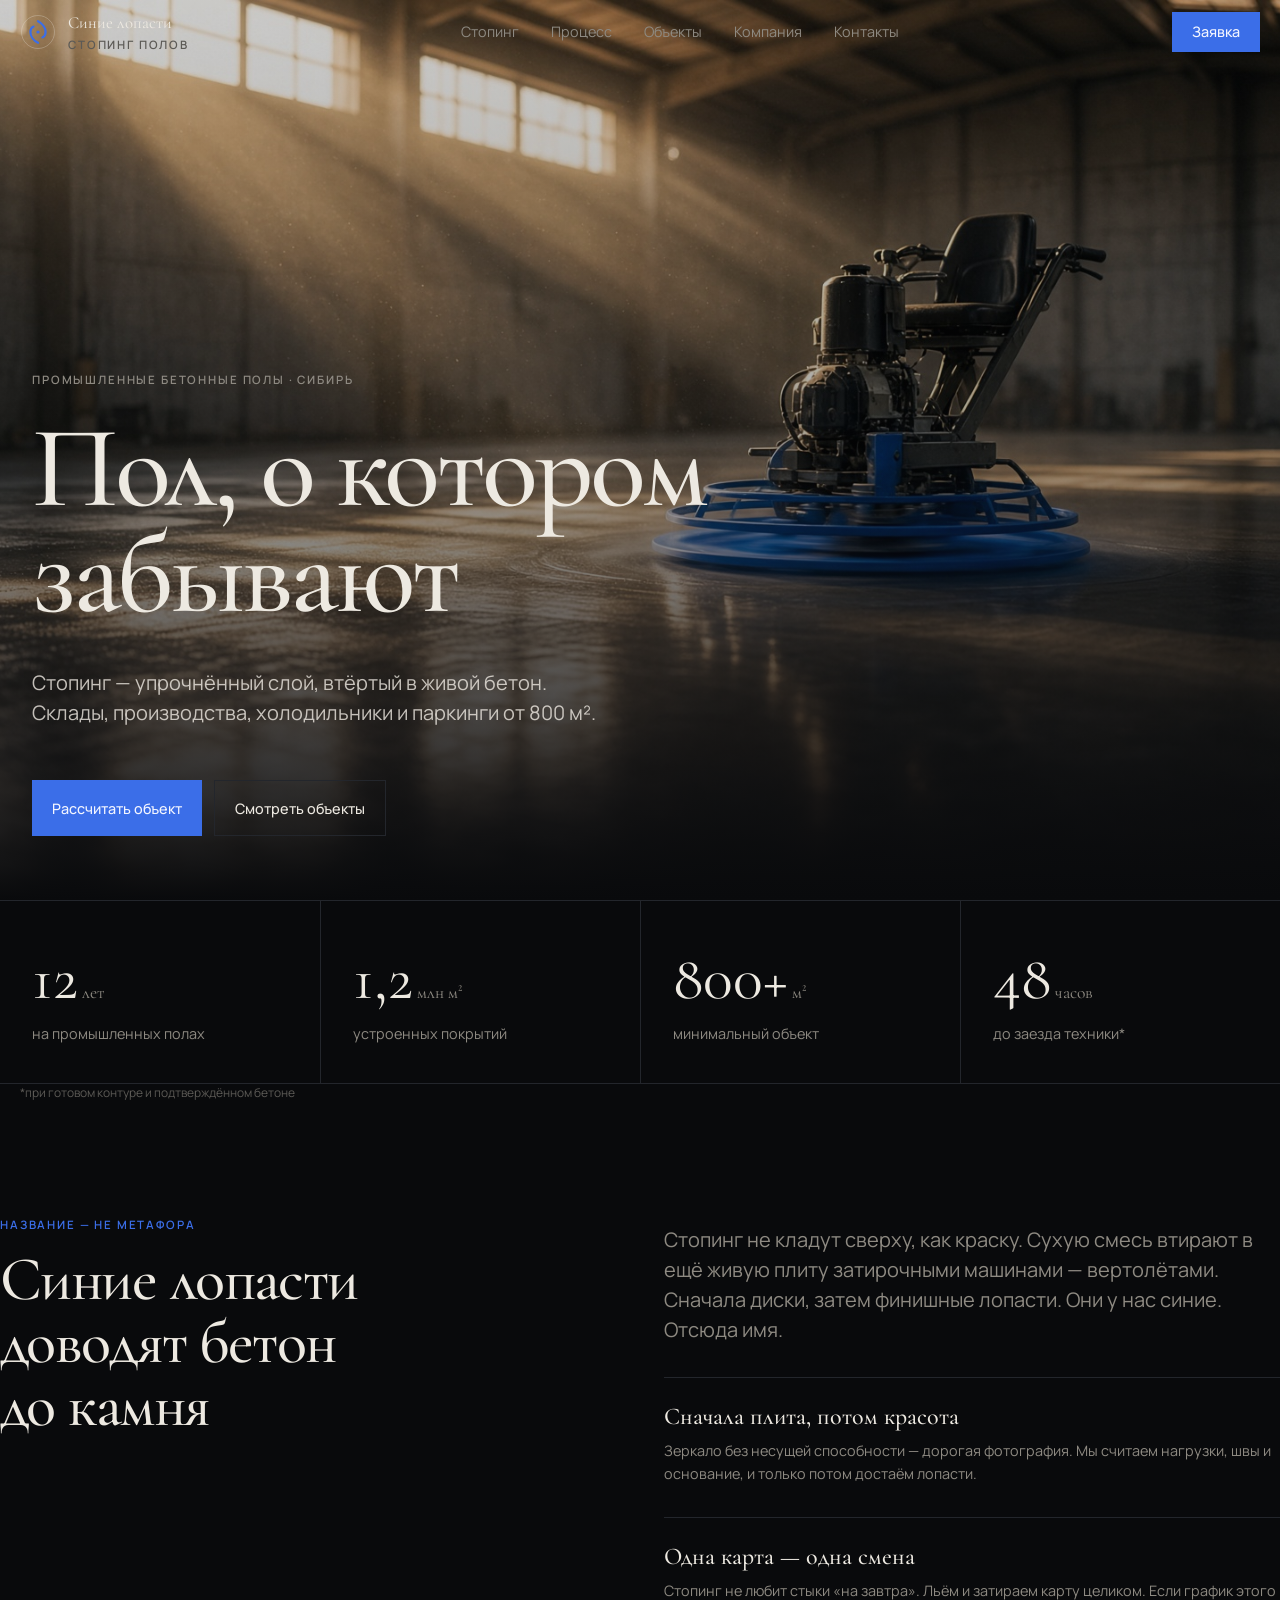
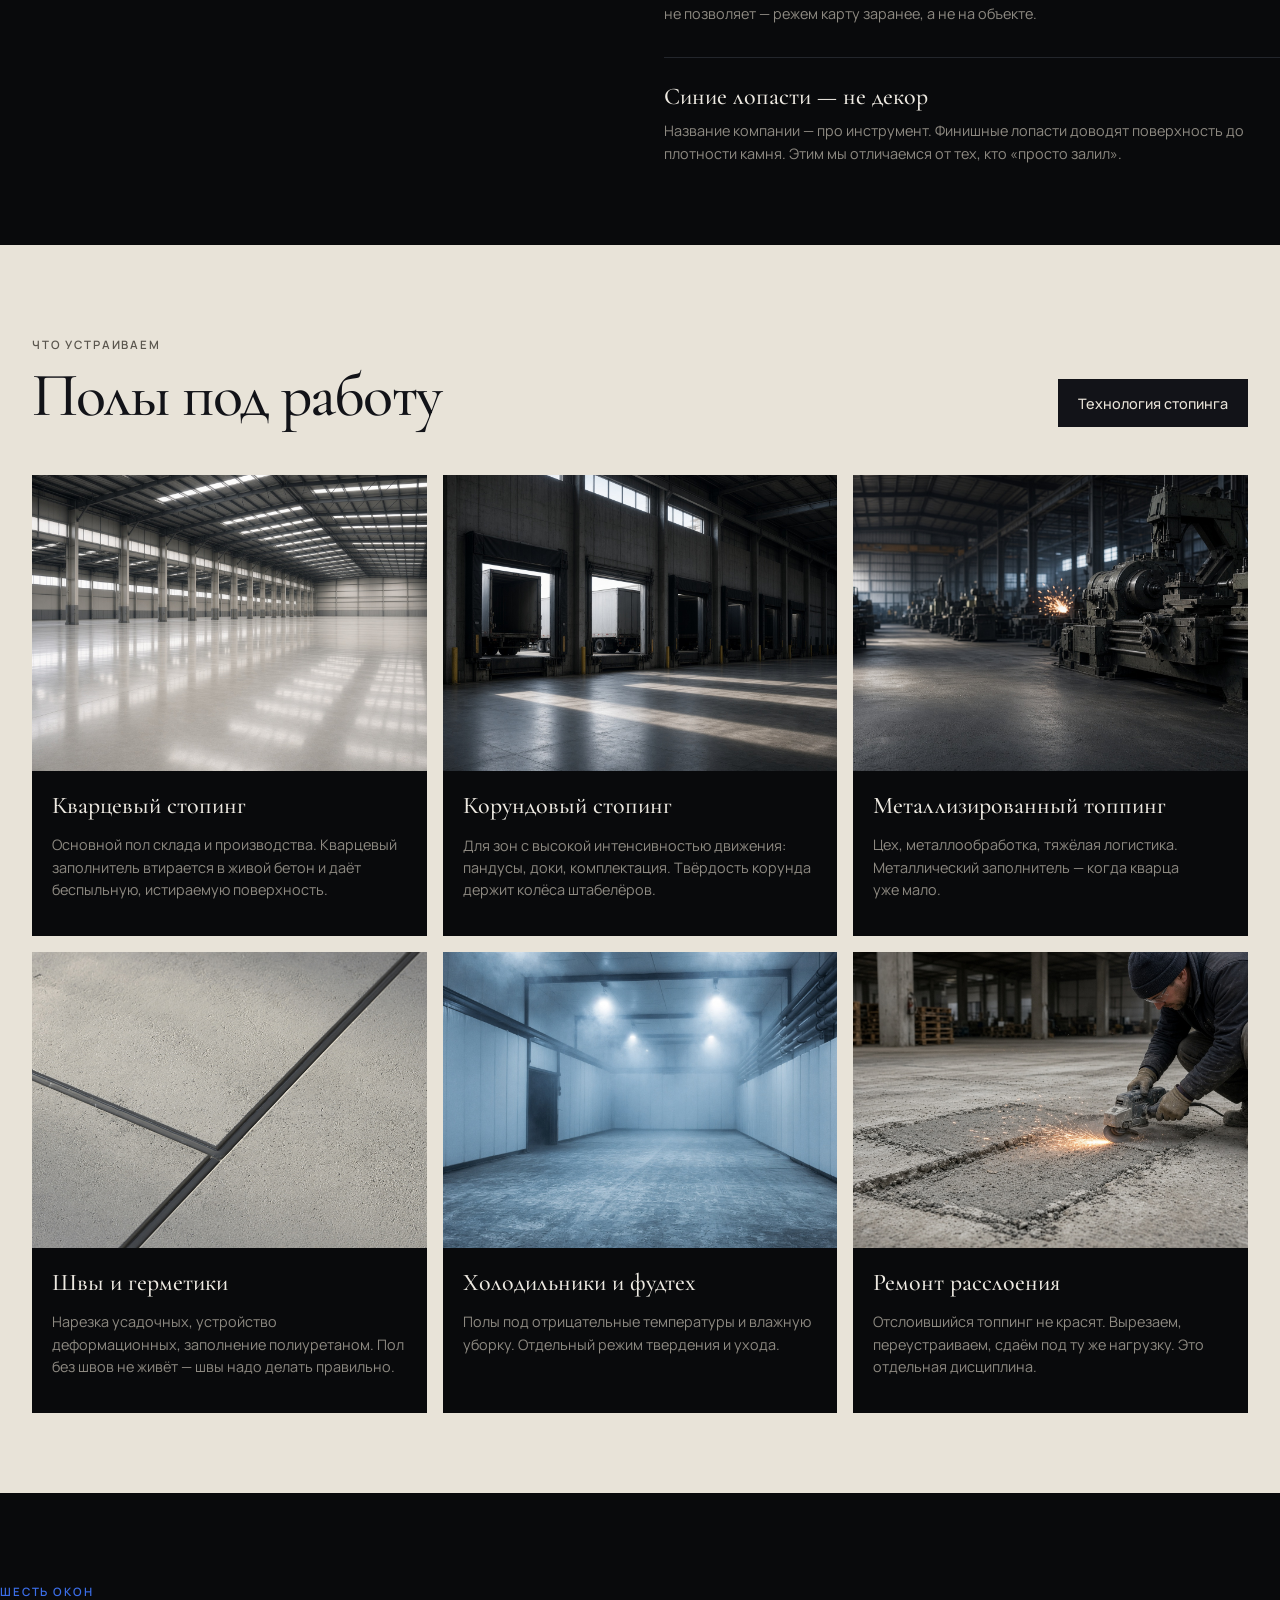
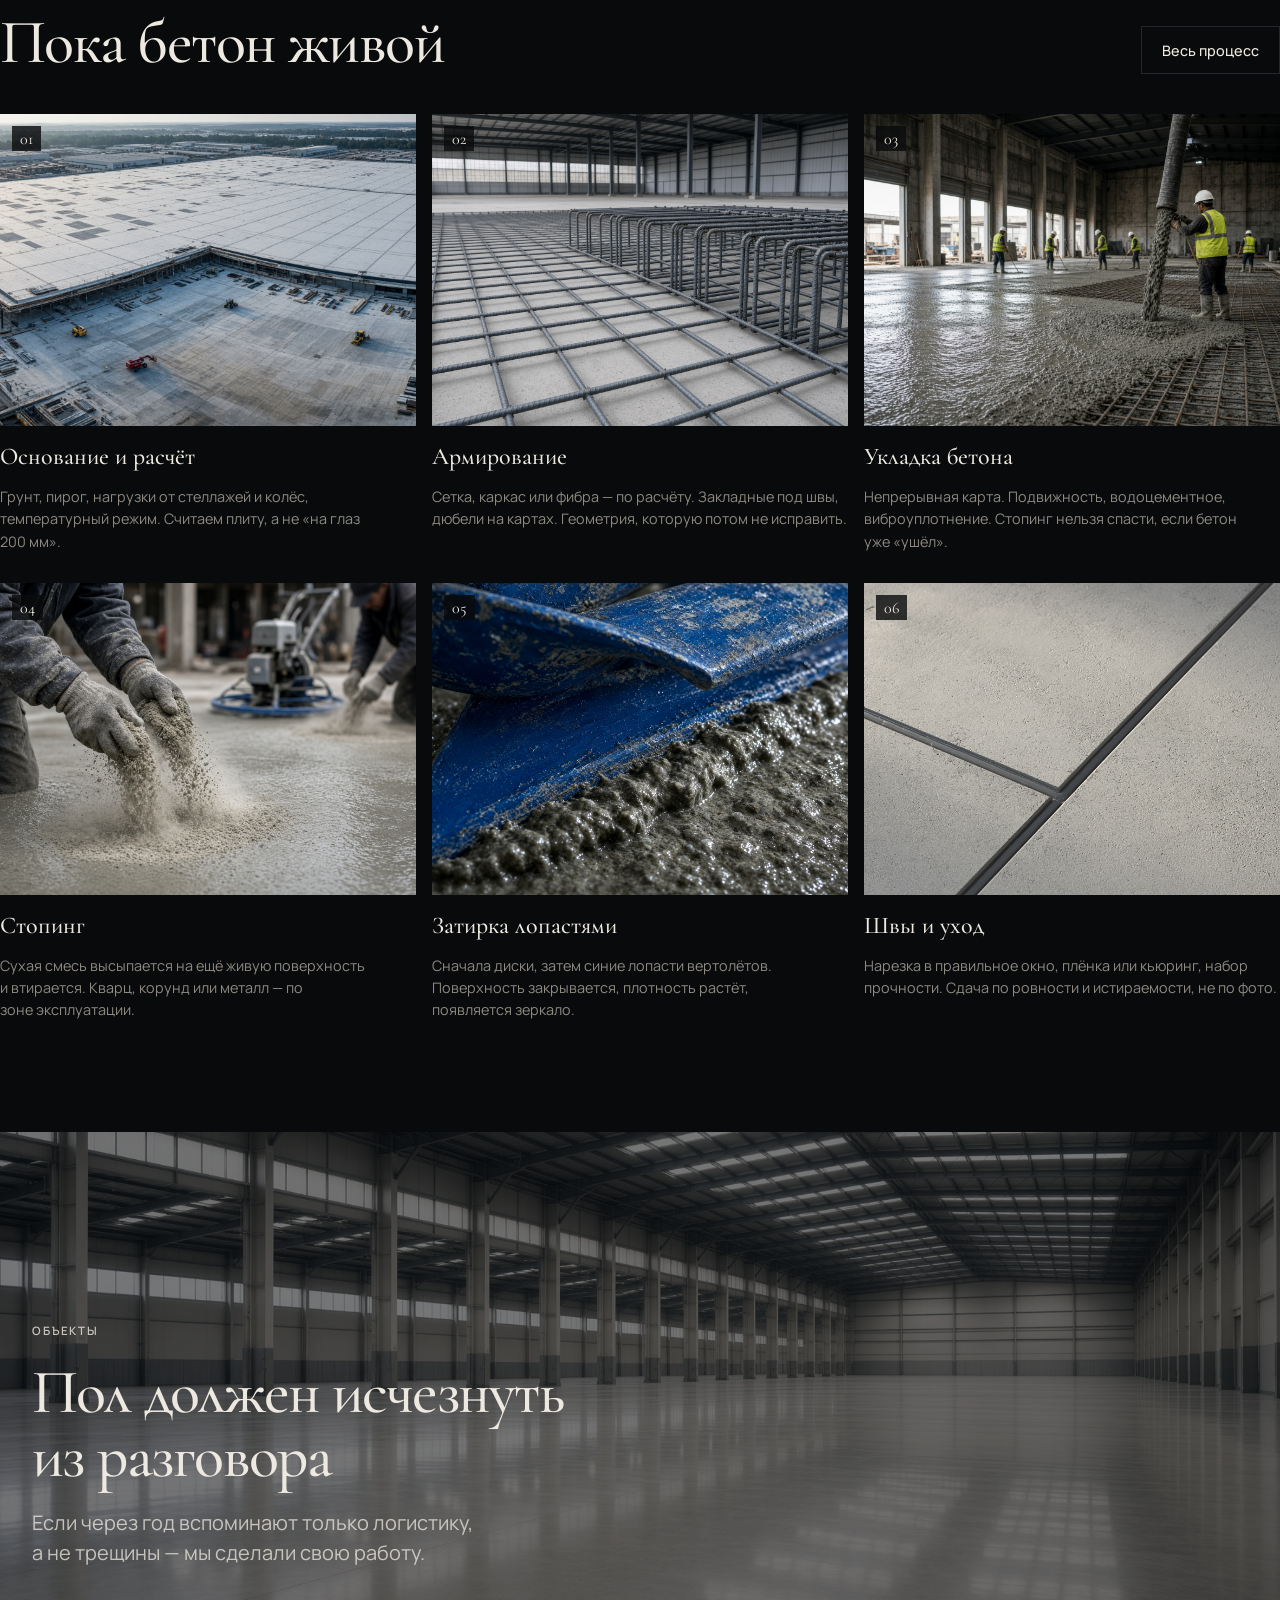
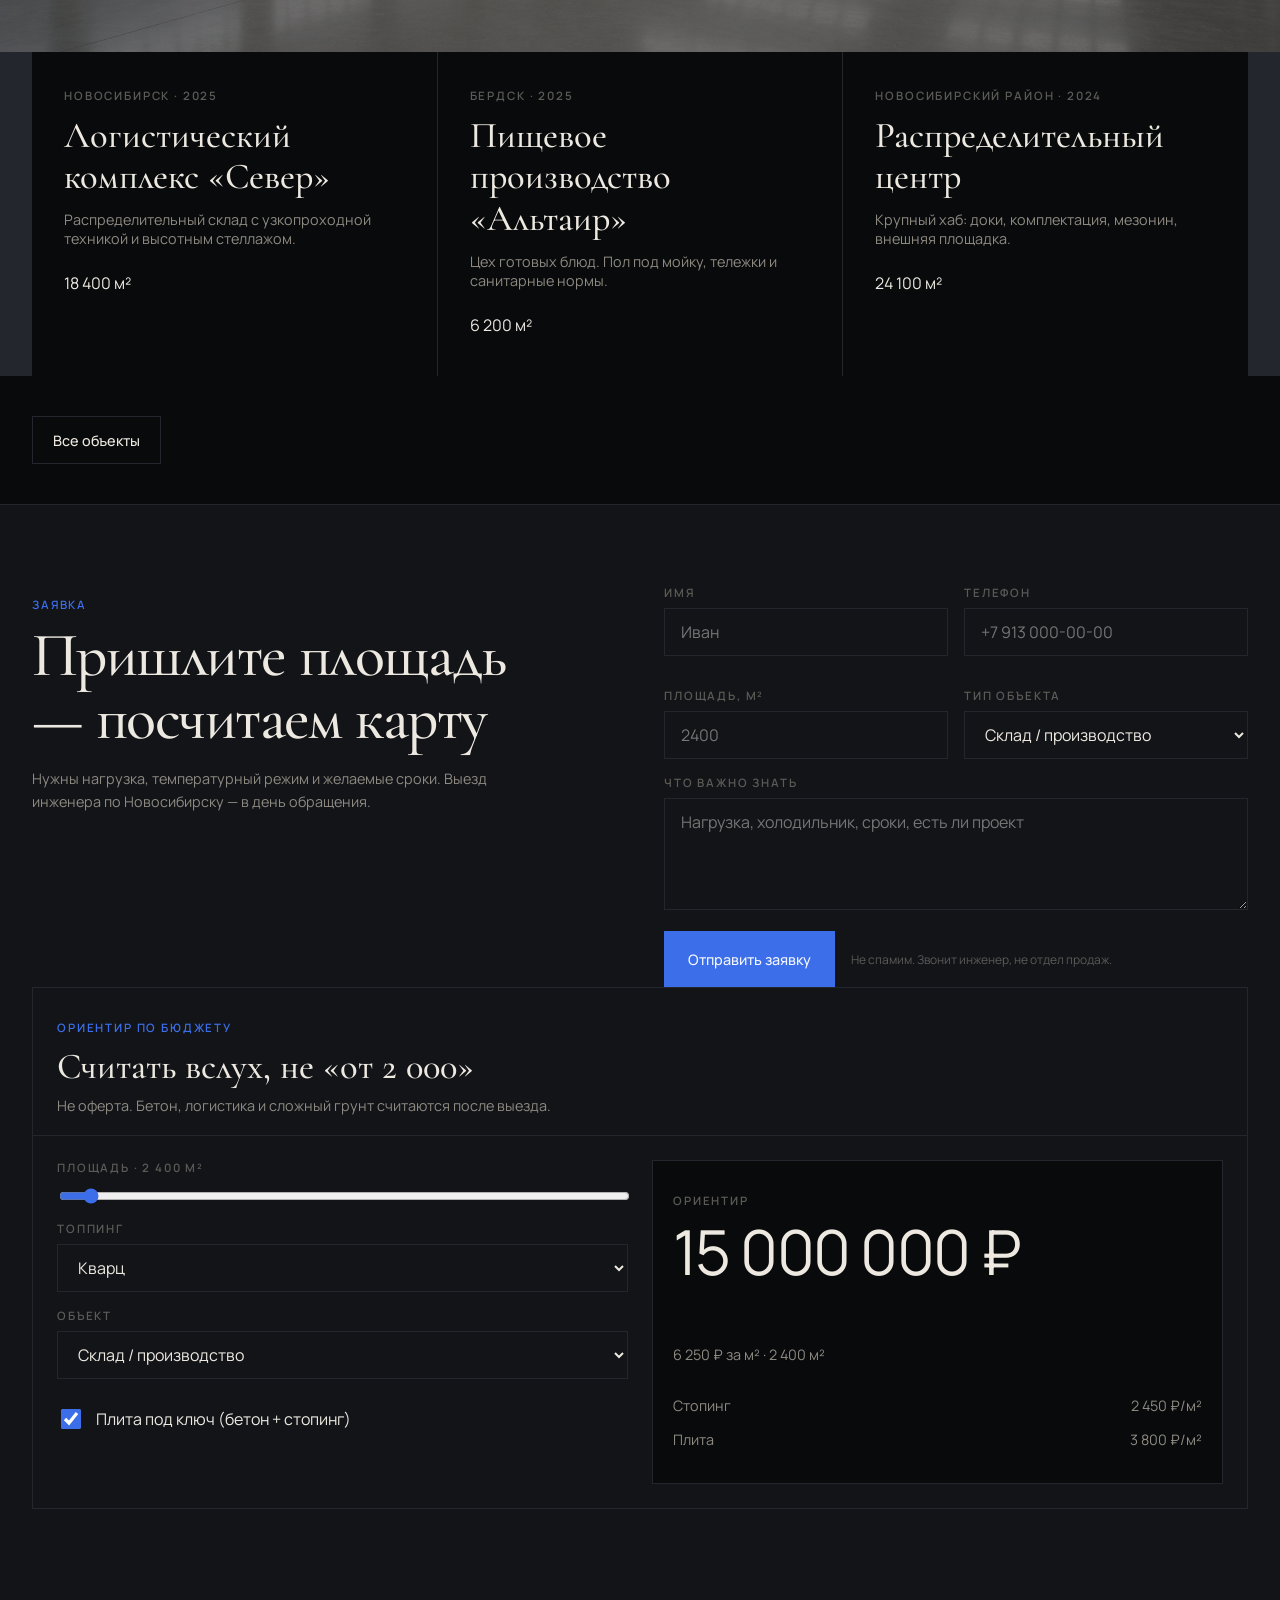
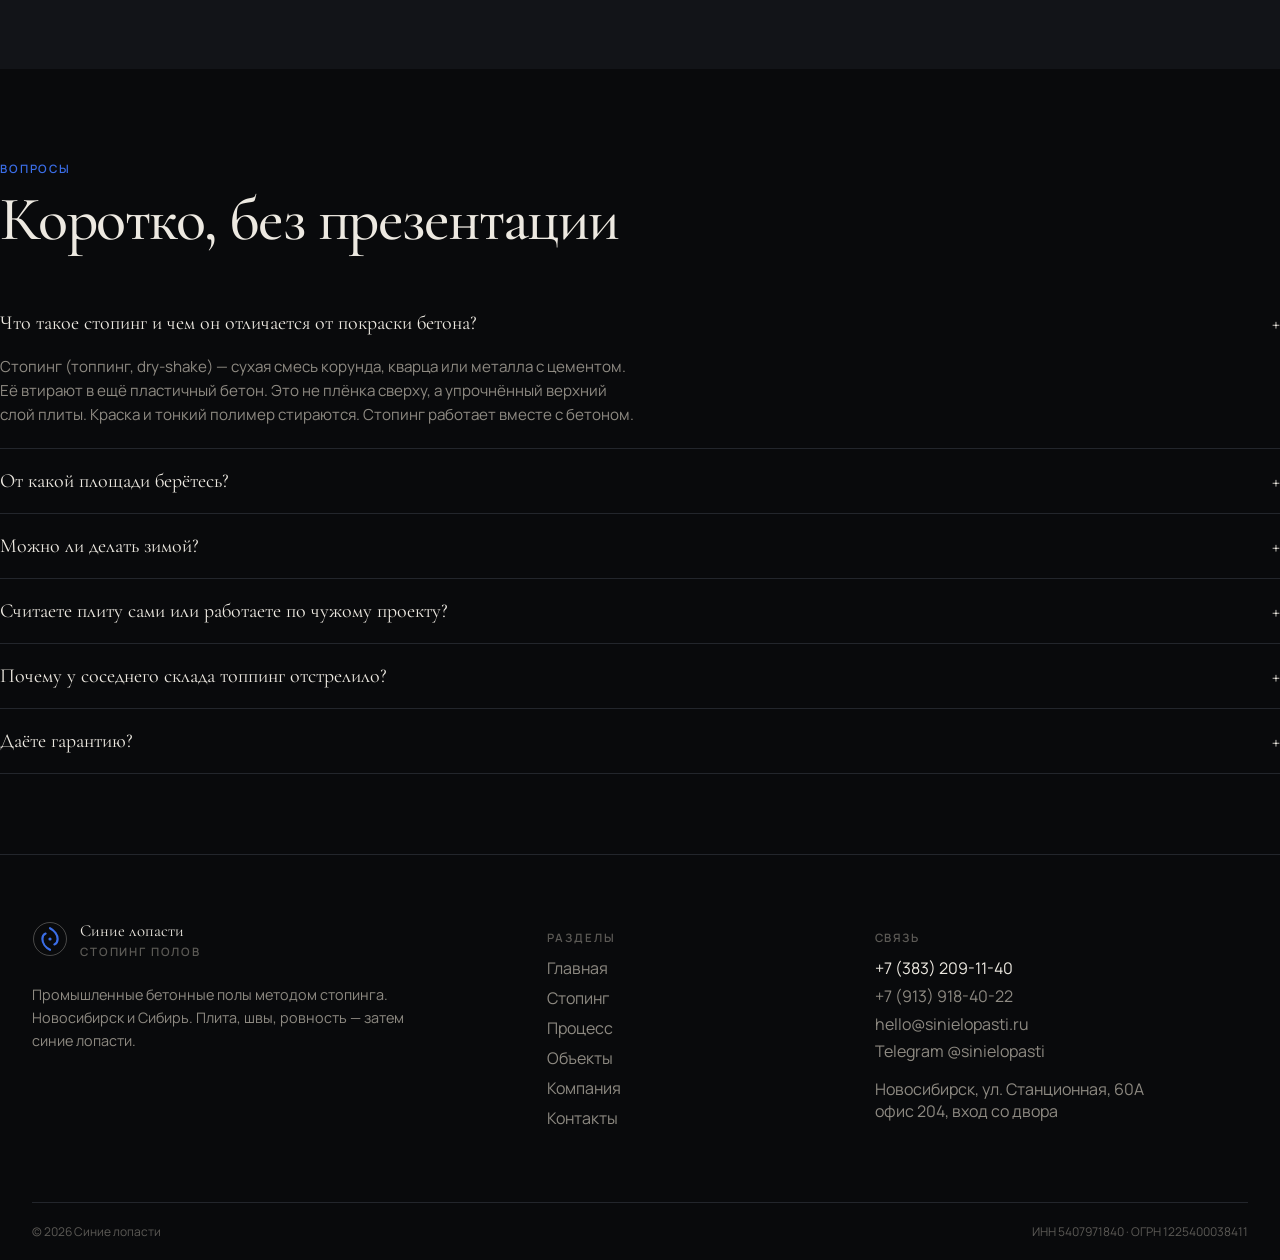
<file: index.html>
<!doctype html>
<html lang="ru">
  <head>
    <meta charset="utf-8" />
    <meta name="viewport" content="width=device-width, initial-scale=1" />
    <title>Синие лопасти</title>
    <meta name="description" content="Синие лопасти — промышленные бетонные полы методом стопинга. Новосибирск и Сибирь. Кварц, корунд, металл. От 800 м²." />
    <meta name="theme-color" content="#090A0C" />
    <meta property="og:title" content="Синие лопасти" />
    <meta property="og:description" content="Промышленные бетонные полы. Стопинг." />
    <meta property="og:image" content="https://milordasceo.github.io/sinie-lopasti/og.jpg" />
    <link rel="icon" href="favicon.svg" type="image/svg+xml" />
    <link rel="preconnect" href="https://fonts.googleapis.com" />
    <link rel="preconnect" href="https://fonts.gstatic.com" crossorigin />
    <link href="https://fonts.googleapis.com/css2?family=Cormorant+Garamond:ital,wght@0,400;0,500;0,600;1,400&family=Manrope:wght@400;500;600;700&display=swap" rel="stylesheet" />
    <link rel="stylesheet" href="styles.css" />
  </head>
  <body>
    <div id="app"></div>
    <script src="app.js"></script>
  </body>
</html>
</file>
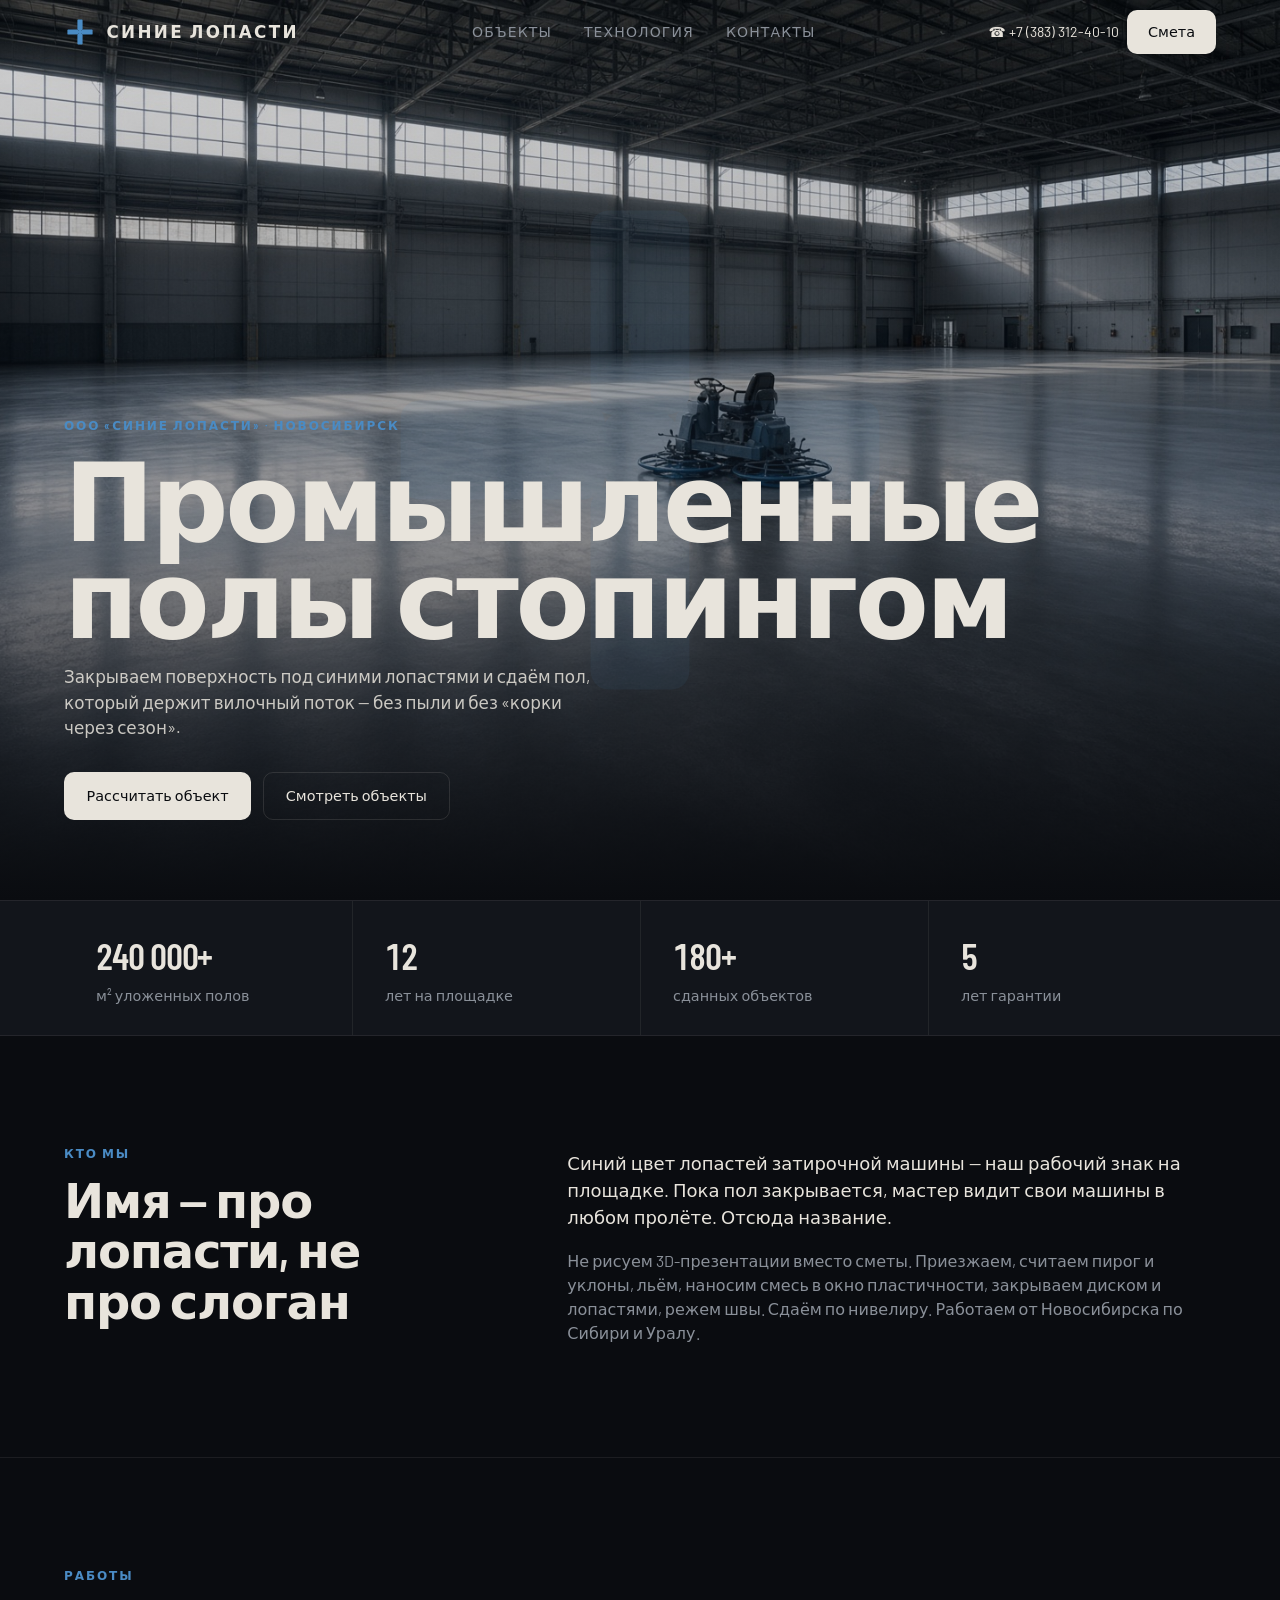
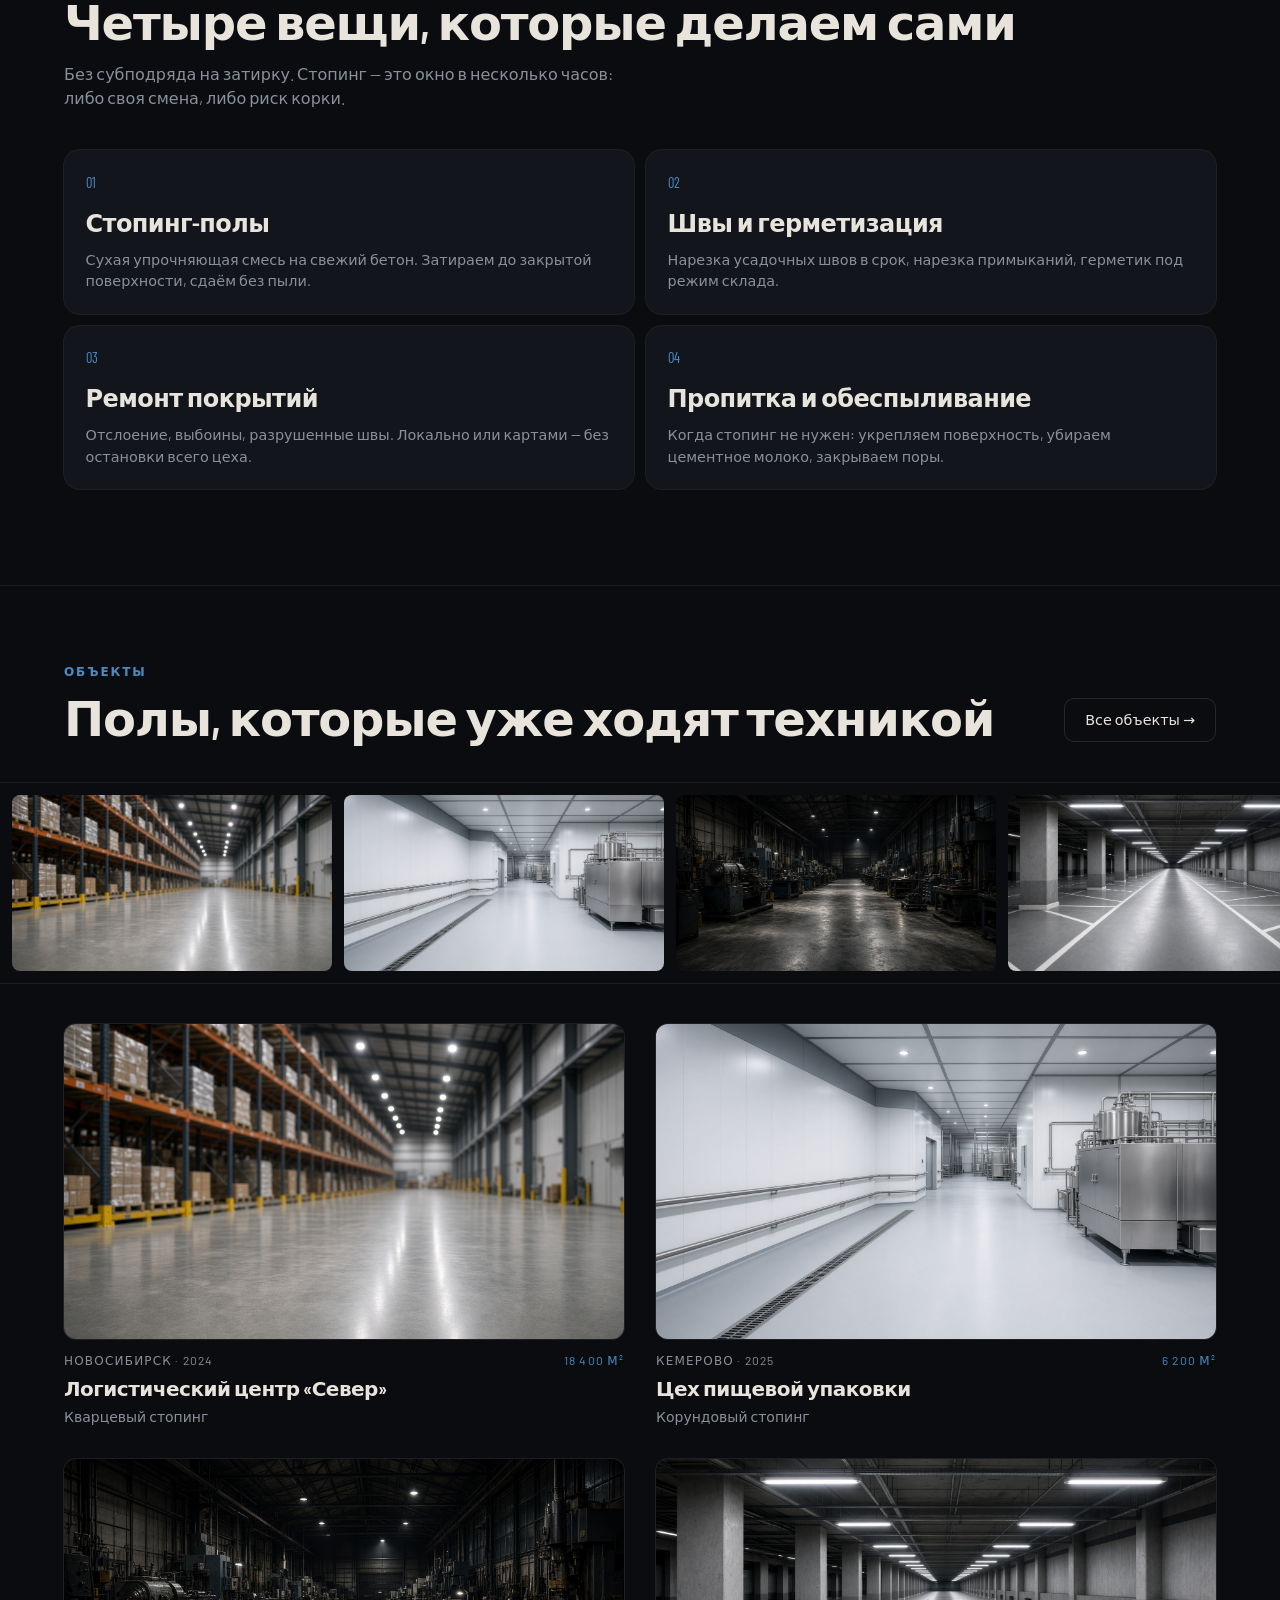
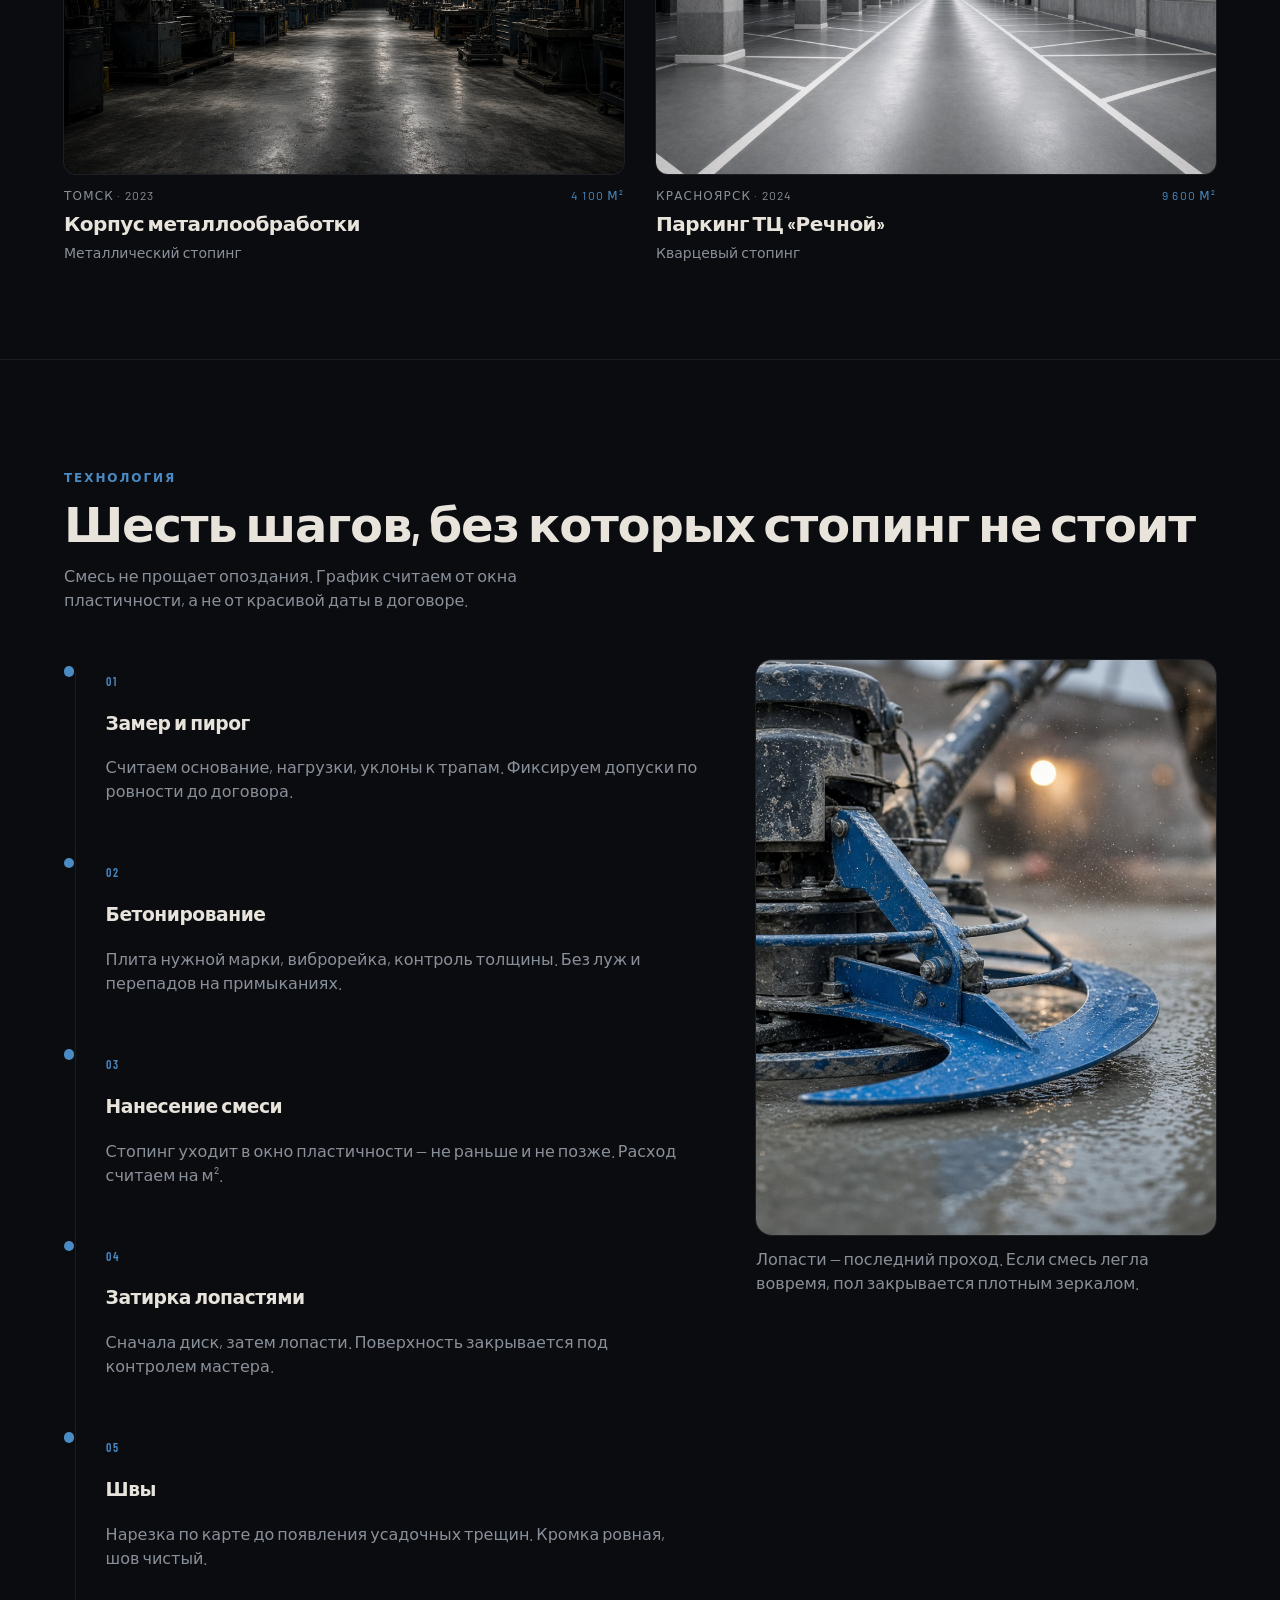
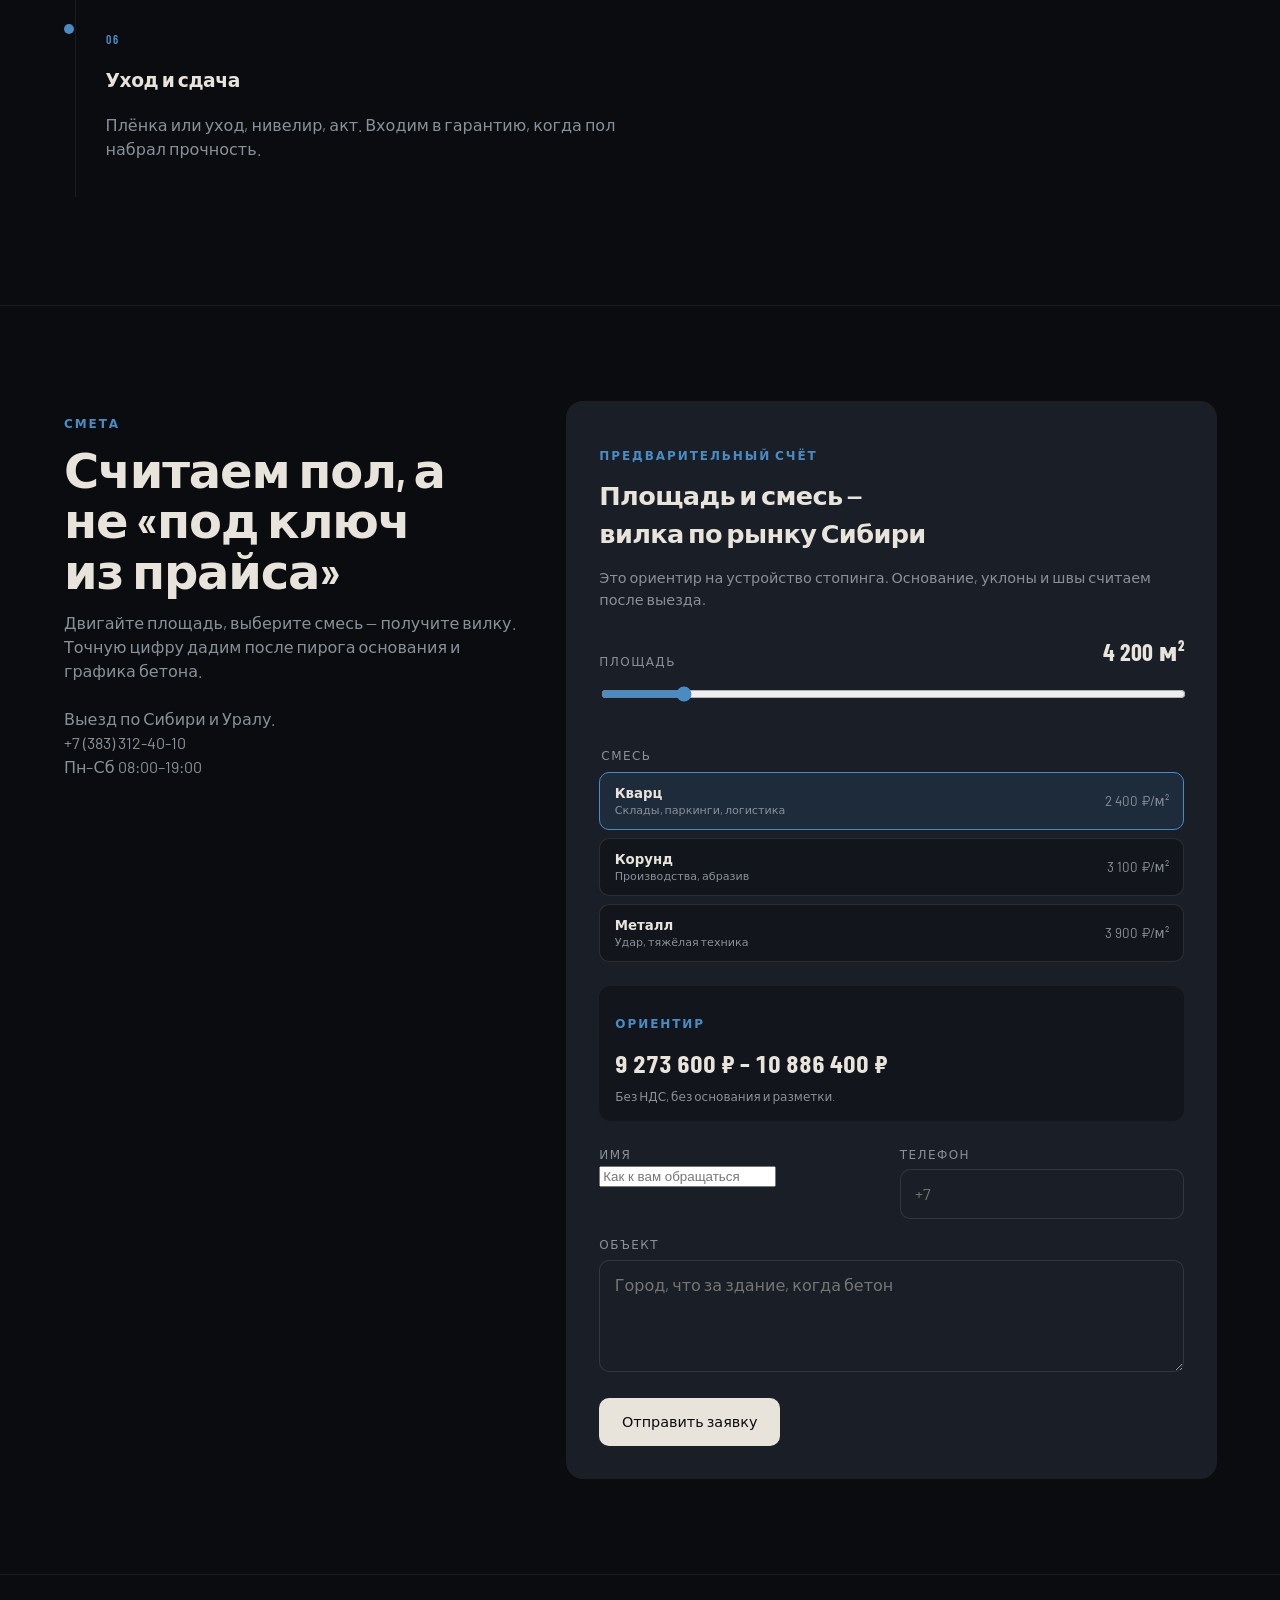
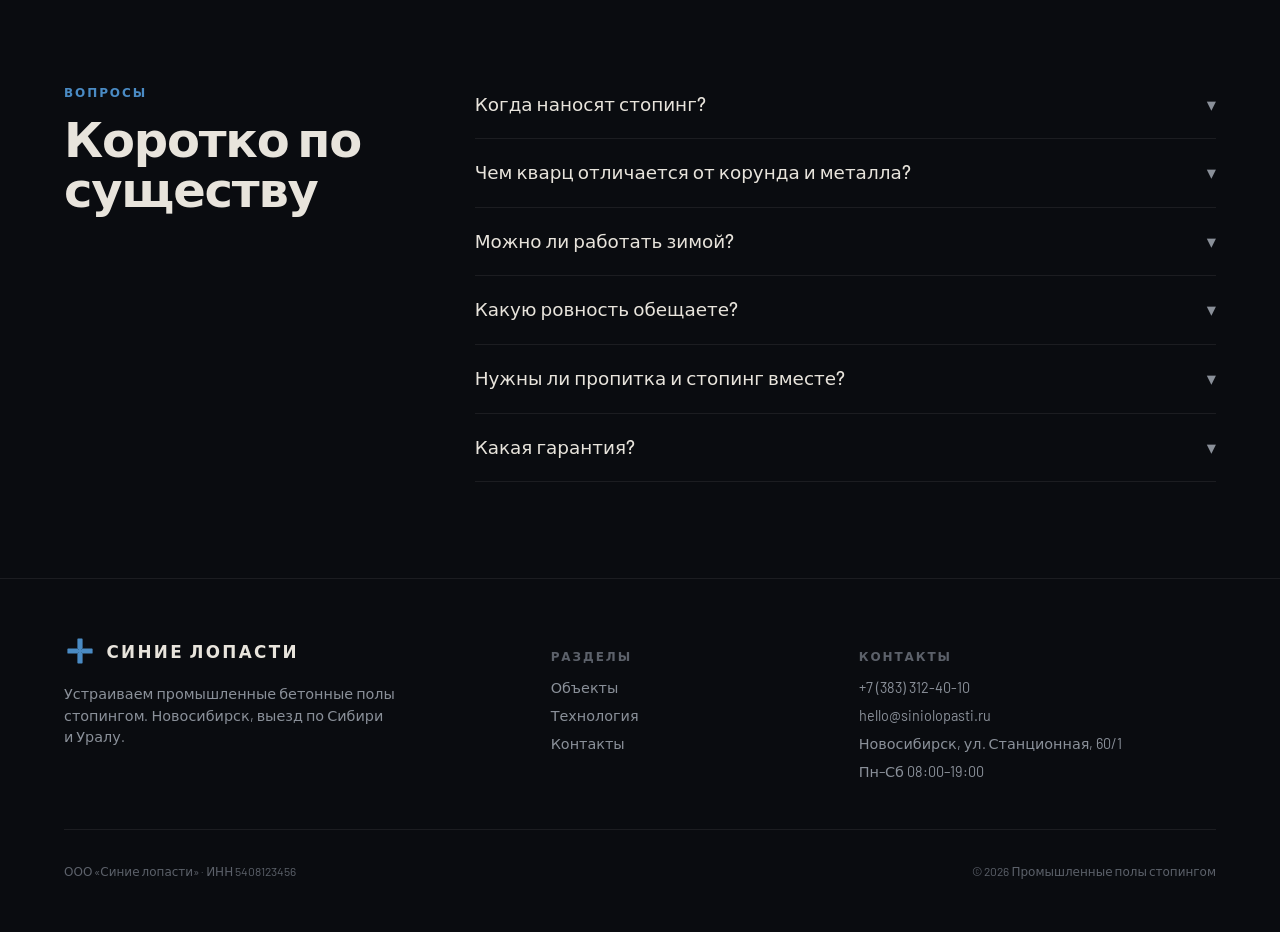
<file: preview/index.html>
<!doctype html>
<html lang="ru">
<head>
  <meta charset="utf-8">
  <meta name="viewport" content="width=device-width, initial-scale=1">
  <title>Синие лопасти — промышленные полы стопингом</title>
  <meta name="description" content="Синие лопасти — устройство промышленных бетонных полов стопингом. Новосибирск, Сибирь и Урал.">
  <meta name="theme-color" content="#0A0C10">
  <link rel="icon" href="favicon.svg" type="image/svg+xml">
  <link rel="preconnect" href="https://fonts.googleapis.com">
  <link rel="preconnect" href="https://fonts.gstatic.com" crossorigin>
  <link href="https://fonts.googleapis.com/css2?family=Barlow:wght@400;500;600&family=Barlow+Condensed:wght@500;600;700&display=swap" rel="stylesheet">
  <link rel="stylesheet" href="css/site.css">
</head>
<body class="has-cta">
  <header class="header">
    <div class="header-inner">
      <a class="brand" href="index.html" aria-label="Синие лопасти">
        <svg viewBox="0 0 32 32" fill="currentColor"><circle cx="16" cy="16" r="2.35"/><path d="M14.35 3.4h3.3c.55 0 .95.45.95 1v8.55c0 .7-.55 1.2-1.25 1.2h-2.7c-.7 0-1.25-.5-1.25-1.2V4.4c0-.55.4-1 .95-1Z"/><path d="M14.35 3.4h3.3c.55 0 .95.45.95 1v8.55c0 .7-.55 1.2-1.25 1.2h-2.7c-.7 0-1.25-.5-1.25-1.2V4.4c0-.55.4-1 .95-1Z" transform="rotate(90 16 16)"/><path d="M14.35 3.4h3.3c.55 0 .95.45.95 1v8.55c0 .7-.55 1.2-1.25 1.2h-2.7c-.7 0-1.25-.5-1.25-1.2V4.4c0-.55.4-1 .95-1Z" transform="rotate(180 16 16)"/><path d="M14.35 3.4h3.3c.55 0 .95.45.95 1v8.55c0 .7-.55 1.2-1.25 1.2h-2.7c-.7 0-1.25-.5-1.25-1.2V4.4c0-.55.4-1 .95-1Z" transform="rotate(270 16 16)"/></svg>
        <span class="wordmark">Синие лопасти</span>
      </a>
      <nav class="nav-desk" aria-label="Разделы">
        <a href="objects.html">Объекты</a>
        <a href="technology.html">Технология</a>
        <a href="contacts.html">Контакты</a>
      </nav>
      <div class="header-actions">
        <a class="phone-desk" href="tel:+73833124010">☎ +7 (383) 312-40-10</a>
        <a class="btn btn-primary btn-smeta-desk" href="contacts.html">Смета</a>
        <button class="menu-btn" id="menuBtn" type="button" aria-label="Открыть меню" aria-expanded="false">☰</button>
      </div>
    </div>
  </header>
  <div class="menu" id="menu">
    <nav>
      <a href="objects.html">Объекты</a>
      <a href="technology.html">Технология</a>
      <a href="contacts.html">Контакты</a>
      <a href="index.html#smeta">Смета</a>
    </nav>
    <a class="call" href="tel:+73833124010">+7 (383) 312-40-10</a>
  </div>

  <section class="hero">
    <img class="bg" src="images/hero.jpg" alt="Свежий промышленный пол после затирки">
    <div class="veil"></div>
    <svg class="blade" viewBox="0 0 32 32" fill="currentColor"><circle cx="16" cy="16" r="2.35"/><path d="M14.35 3.4h3.3c.55 0 .95.45.95 1v8.55c0 .7-.55 1.2-1.25 1.2h-2.7c-.7 0-1.25-.5-1.25-1.2V4.4c0-.55.4-1 .95-1Z"/><path d="M14.35 3.4h3.3c.55 0 .95.45.95 1v8.55c0 .7-.55 1.2-1.25 1.2h-2.7c-.7 0-1.25-.5-1.25-1.2V4.4c0-.55.4-1 .95-1Z" transform="rotate(90 16 16)"/><path d="M14.35 3.4h3.3c.55 0 .95.45.95 1v8.55c0 .7-.55 1.2-1.25 1.2h-2.7c-.7 0-1.25-.5-1.25-1.2V4.4c0-.55.4-1 .95-1Z" transform="rotate(180 16 16)"/><path d="M14.35 3.4h3.3c.55 0 .95.45.95 1v8.55c0 .7-.55 1.2-1.25 1.2h-2.7c-.7 0-1.25-.5-1.25-1.2V4.4c0-.55.4-1 .95-1Z" transform="rotate(270 16 16)"/></svg>
    <div class="hero-copy">
      <p class="kicker">ООО «Синие лопасти» · Новосибирск</p>
      <h1>Промышленные полы стопингом</h1>
      <p class="lead">Закрываем поверхность под синими лопастями и сдаём пол, который держит вилочный поток — без пыли и без «корки через сезон».</p>
      <div class="hero-cta">
        <a class="btn btn-primary btn-lg" href="#smeta">Рассчитать объект</a>
        <a class="btn btn-outline btn-lg" href="objects.html">Смотреть объекты</a>
      </div>
    </div>
  </section>

  <section class="stats">
    <div class="stats-grid wrap" style="width:100%;max-width:72rem;margin:0 auto">
      <div class="stat"><b data-count="240000" data-suffix="+">0</b><span>м² уложенных полов</span></div>
      <div class="stat"><b data-count="12">0</b><span>лет на площадке</span></div>
      <div class="stat"><b data-count="180" data-suffix="+">0</b><span>сданных объектов</span></div>
      <div class="stat"><b data-count="5">0</b><span>лет гарантии</span></div>
    </div>
  </section>

  <section class="section-plain" id="about">
    <div class="wrap split split-12">
      <div>
        <p class="kicker">Кто мы</p>
        <h2 class="title">Имя — про лопасти, не про слоган</h2>
      </div>
      <div>
        <p style="font-size:1.125rem">Синий цвет лопастей затирочной машины — наш рабочий знак на площадке. Пока пол закрывается, мастер видит свои машины в любом пролёте. Отсюда название.</p>
        <p class="muted">Не рисуем 3D-презентации вместо сметы. Приезжаем, считаем пирог и уклоны, льём, наносим смесь в окно пластичности, закрываем диском и лопастями, режем швы. Сдаём по нивелиру. Работаем от Новосибирска по Сибири и Уралу.</p>
      </div>
    </div>
  </section>

  <section class="section" id="uslugi">
    <div class="wrap">
      <p class="kicker">Работы</p>
      <h2 class="title">Четыре вещи, которые делаем сами</h2>
      <p class="muted" style="max-width:36rem">Без субподряда на затирку. Стопинг — это окно в несколько часов: либо своя смена, либо риск корки.</p>
      <div class="cards-2" style="margin-top:2.5rem">
        <article class="card"><div class="n">01</div><h3>Стопинг-полы</h3><p>Сухая упрочняющая смесь на свежий бетон. Затираем до закрытой поверхности, сдаём без пыли.</p></article>
        <article class="card"><div class="n">02</div><h3>Швы и герметизация</h3><p>Нарезка усадочных швов в срок, нарезка примыканий, герметик под режим склада.</p></article>
        <article class="card"><div class="n">03</div><h3>Ремонт покрытий</h3><p>Отслоение, выбоины, разрушенные швы. Локально или картами — без остановки всего цеха.</p></article>
        <article class="card"><div class="n">04</div><h3>Пропитка и обеспыливание</h3><p>Когда стопинг не нужен: укрепляем поверхность, убираем цементное молоко, закрываем поры.</p></article>
      </div>
    </div>
  </section>

  <section class="section" id="obekty" style="border-top:1px solid var(--line);padding-top:4rem">
    <div class="wrap" style="display:flex;flex-wrap:wrap;gap:1.5rem;justify-content:space-between;align-items:end">
      <div>
        <p class="kicker">Объекты</p>
        <h2 class="title">Полы, которые уже ходят техникой</h2>
      </div>
      <a class="btn btn-outline" href="objects.html">Все объекты →</a>
    </div>
    <div class="marquee" style="margin-top:2.5rem"><div class="marquee-track" id="marquee"></div></div>
    <div class="wrap"><div class="obj-grid" id="homeObjects"></div></div>
  </section>

  <section class="section" id="process">
    <div class="wrap">
      <p class="kicker">Технология</p>
      <h2 class="title">Шесть шагов, без которых стопинг не стоит</h2>
      <p class="muted" style="max-width:36rem">Смесь не прощает опоздания. График считаем от окна пластичности, а не от красивой даты в договоре.</p>
      <div class="process-grid" style="margin-top:3rem">
        <ol class="steps" style="list-style:none;padding:0;margin:0">
          <li class="step"><span class="dot"></span><div><p class="kicker">01</p><h3>Замер и пирог</h3><p class="muted">Считаем основание, нагрузки, уклоны к трапам. Фиксируем допуски по ровности до договора.</p></div></li>
          <li class="step"><span class="dot"></span><div><p class="kicker">02</p><h3>Бетонирование</h3><p class="muted">Плита нужной марки, виброрейка, контроль толщины. Без луж и перепадов на примыканиях.</p></div></li>
          <li class="step"><span class="dot"></span><div><p class="kicker">03</p><h3>Нанесение смеси</h3><p class="muted">Стопинг уходит в окно пластичности — не раньше и не позже. Расход считаем на м².</p></div></li>
          <li class="step"><span class="dot"></span><div><p class="kicker">04</p><h3>Затирка лопастями</h3><p class="muted">Сначала диск, затем лопасти. Поверхность закрывается под контролем мастера.</p></div></li>
          <li class="step"><span class="dot"></span><div><p class="kicker">05</p><h3>Швы</h3><p class="muted">Нарезка по карте до появления усадочных трещин. Кромка ровная, шов чистый.</p></div></li>
          <li class="step"><span class="dot"></span><div><p class="kicker">06</p><h3>Уход и сдача</h3><p class="muted">Плёнка или уход, нивелир, акт. Входим в гарантию, когда пол набрал прочность.</p></div></li>
        </ol>
        <div class="sticky-shot">
          <img src="images/trowel.jpg" alt="Затирка стопинга синими лопастями">
          <p class="muted" style="margin-top:0.75rem">Лопасти — последний проход. Если смесь легла вовремя, пол закрывается плотным зеркалом.</p>
        </div>
      </div>
    </div>
  </section>

  <section class="section" id="smeta">
    <div class="wrap split split-5-7">
      <div>
        <p class="kicker">Смета</p>
        <h2 class="title">Считаем пол, а не «под ключ из прайса»</h2>
        <p class="muted">Двигайте площадь, выберите смесь — получите вилку. Точную цифру дадим после пирога основания и графика бетона.</p>
        <p class="muted" style="margin-top:1.5rem">Выезд по Сибири и Уралу.<br><a href="tel:+73833124010">+7 (383) 312-40-10</a><br>Пн–Сб 08:00–19:00</p>
      </div>
      <form class="form" id="quoteForm">
        <p class="kicker">Предварительный счёт</p>
        <h3>Площадь и смесь — вилка по рынку Сибири</h3>
        <p class="muted" style="font-size:0.9rem">Это ориентир на устройство стопинга. Основание, уклоны и швы считаем после выезда.</p>
        <div style="margin-top:1.5rem">
          <div style="display:flex;justify-content:space-between;align-items:end">
            <label for="area">Площадь</label>
            <b class="display" id="areaVal" style="font-size:1.5rem">4 200 м²</b>
          </div>
          <input id="area" type="range" min="300" max="30000" step="100" value="4200">
        </div>
        <fieldset style="border:0;padding:0;margin:1.5rem 0 0">
          <legend>Смесь</legend>
          <div id="mixes"></div>
        </fieldset>
        <div class="est">
          <p class="kicker">Ориентир</p>
          <b id="estVal">—</b>
          <p class="muted" style="font-size:0.75rem;margin:0.25rem 0 0">Без НДС, без основания и разметки.</p>
        </div>
        <div class="fields fields-2">
          <div><label for="name">Имя</label><input id="name" name="name" autocomplete="name" placeholder="Как к вам обращаться"></div>
          <div><label for="phone">Телефон</label><input id="phone" name="phone" type="tel" autocomplete="tel" inputmode="tel" placeholder="+7"></div>
        </div>
        <div style="margin-top:1rem"><label for="message">Объект</label><textarea id="message" name="message" placeholder="Город, что за здание, когда бетон"></textarea></div>
        <button class="btn btn-primary btn-lg" type="submit" style="margin-top:1.25rem">Отправить заявку</button>
      </form>
    </div>
  </section>

  <section class="section" id="faq">
    <div class="wrap split split-4-8">
      <div>
        <p class="kicker">Вопросы</p>
        <h2 class="title">Коротко по существу</h2>
      </div>
      <div class="faq">
        <details><summary>Когда наносят стопинг?</summary><p>На свежий бетон, в окне пластичности: смесь держит след, но ещё не схватилась. Обычно это 3–6 часов после укладки. Если опоздать, слой не втирается и потом отходит коркой.</p></details>
        <details><summary>Чем кварц отличается от корунда и металла?</summary><p>Кварц — склады, паркинги, ровный вилочный поток. Корунд — производства, где пол трёт абразивом. Металл — удар, разворот тяжёлой техники, зоны погрузки.</p></details>
        <details><summary>Можно ли работать зимой?</summary><p>В отапливаемом контуре — да. На открытой плите ниже +5 °C стопинг не кладём.</p></details>
        <details><summary>Какую ровность обещаете?</summary><p>Под складскую технику работаем по СП 29.13330. Допуски прописываем в договоре до заливки.</p></details>
        <details><summary>Нужны ли пропитка и стопинг вместе?</summary><p>Не всегда. Стопинг закрывает и упрочняет верх. Пропитка — отдельная задача. Считаем по режиму эксплуатации.</p></details>
        <details><summary>Какая гарантия?</summary><p>5 лет на отслоение упрочнённого слоя и пыление — при нарезанных швах и согласованном режиме.</p></details>
      </div>
    </div>
  </section>

  <footer class="footer">
    <div class="wrap foot-grid">
      <div>
        <a class="brand" href="index.html">
          <svg viewBox="0 0 32 32" fill="currentColor" width="32" height="32"><circle cx="16" cy="16" r="2.35"/><path d="M14.35 3.4h3.3c.55 0 .95.45.95 1v8.55c0 .7-.55 1.2-1.25 1.2h-2.7c-.7 0-1.25-.5-1.25-1.2V4.4c0-.55.4-1 .95-1Z"/><path d="M14.35 3.4h3.3c.55 0 .95.45.95 1v8.55c0 .7-.55 1.2-1.25 1.2h-2.7c-.7 0-1.25-.5-1.25-1.2V4.4c0-.55.4-1 .95-1Z" transform="rotate(90 16 16)"/><path d="M14.35 3.4h3.3c.55 0 .95.45.95 1v8.55c0 .7-.55 1.2-1.25 1.2h-2.7c-.7 0-1.25-.5-1.25-1.2V4.4c0-.55.4-1 .95-1Z" transform="rotate(180 16 16)"/><path d="M14.35 3.4h3.3c.55 0 .95.45.95 1v8.55c0 .7-.55 1.2-1.25 1.2h-2.7c-.7 0-1.25-.5-1.25-1.2V4.4c0-.55.4-1 .95-1Z" transform="rotate(270 16 16)"/></svg>
          <span class="wordmark">Синие лопасти</span>
        </a>
        <p class="muted" style="max-width:22rem;margin-top:1rem;font-size:0.9rem">Устраиваем промышленные бетонные полы стопингом. Новосибирск, выезд по Сибири и Уралу.</p>
      </div>
      <div>
        <p class="kicker" style="color:var(--subtle)">Разделы</p>
        <ul>
          <li><a href="objects.html">Объекты</a></li>
          <li><a href="technology.html">Технология</a></li>
          <li><a href="contacts.html">Контакты</a></li>
        </ul>
      </div>
      <div>
        <p class="kicker" style="color:var(--subtle)">Контакты</p>
        <ul>
          <li><a href="tel:+73833124010">+7 (383) 312-40-10</a></li>
          <li><a href="mailto:hello@siniolopasti.ru">hello@siniolopasti.ru</a></li>
          <li>Новосибирск, ул. Станционная, 60/1</li>
          <li>Пн–Сб 08:00–19:00</li>
        </ul>
      </div>
    </div>
    <div class="wrap foot-copy">
      <p>ООО «Синие лопасти» · ИНН 5408123456</p>
      <p>© 2026 Промышленные полы стопингом</p>
    </div>
  </footer>

  <div class="mobile-cta">
    <a class="call" href="tel:+73833124010">Звонок</a>
    <a class="smeta" href="contacts.html">Смета</a>
  </div>
  <script src="js/site.js"></script>
</body>
</html>
</file>
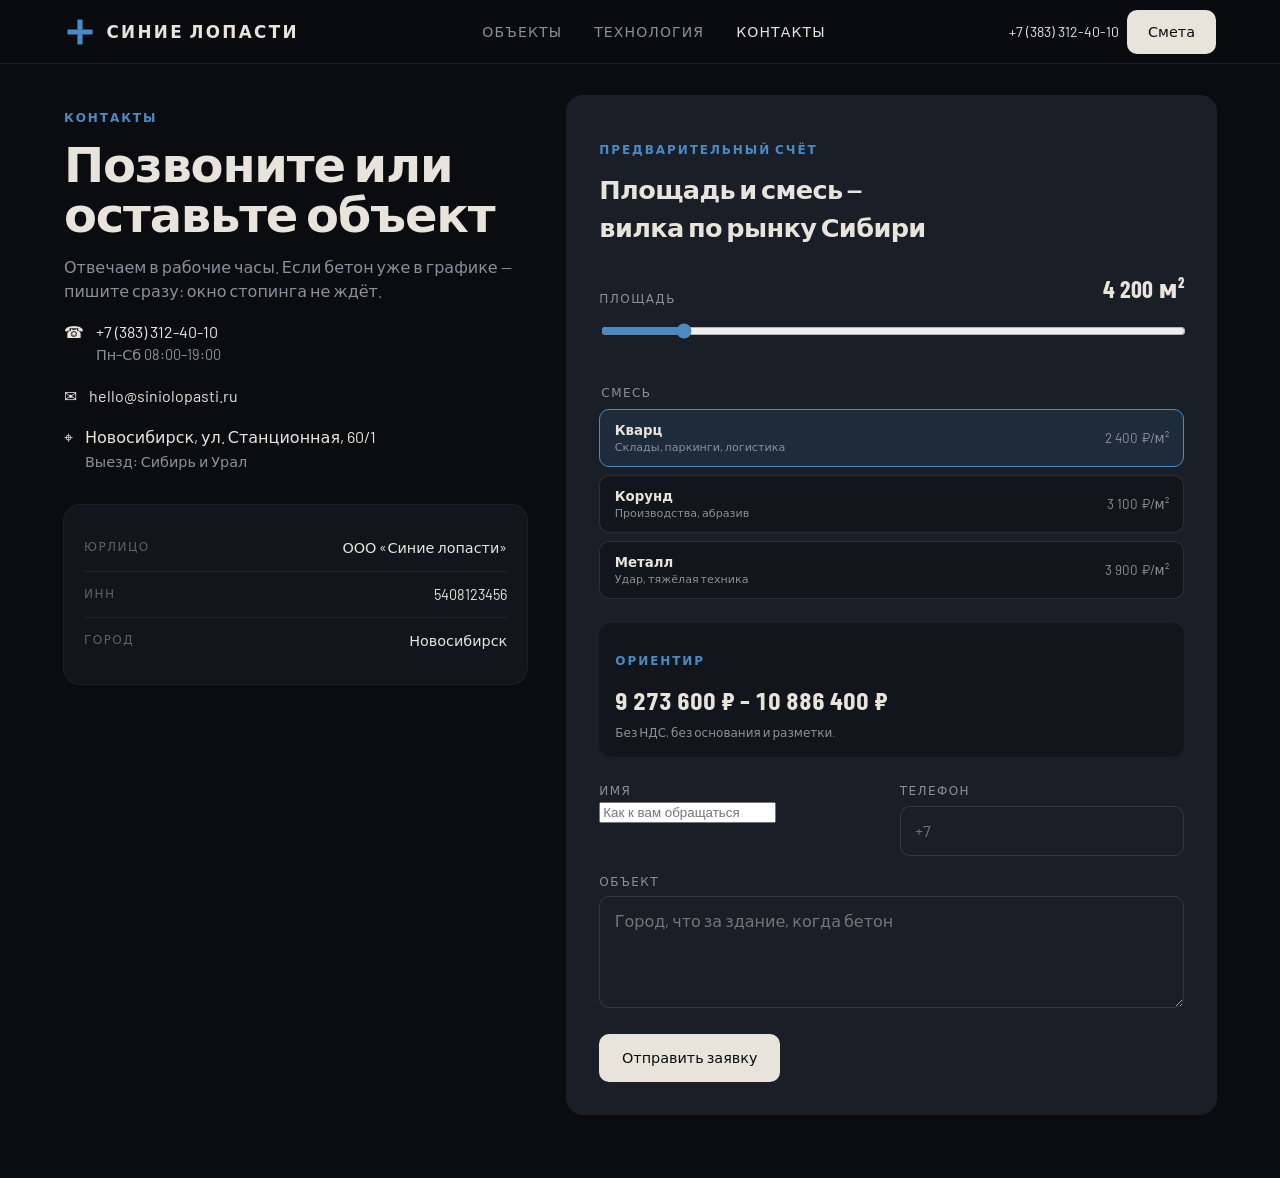
<file: preview/contacts.html>
<!doctype html>
<html lang="ru">
<head>
  <meta charset="utf-8">
  <meta name="viewport" content="width=device-width, initial-scale=1">
  <title>Контакты — Синие лопасти</title>
  <meta name="theme-color" content="#0A0C10">
  <link rel="icon" href="favicon.svg" type="image/svg+xml">
  <link rel="preconnect" href="https://fonts.googleapis.com">
  <link rel="preconnect" href="https://fonts.gstatic.com" crossorigin>
  <link href="https://fonts.googleapis.com/css2?family=Barlow:wght@400;500;600&family=Barlow+Condensed:wght@500;600;700&display=swap" rel="stylesheet">
  <link rel="stylesheet" href="css/site.css">
</head>
<body>
  <header class="header solid">
    <div class="header-inner">
      <a class="brand" href="index.html">
        <svg viewBox="0 0 32 32" fill="currentColor"><circle cx="16" cy="16" r="2.35"/><path d="M14.35 3.4h3.3c.55 0 .95.45.95 1v8.55c0 .7-.55 1.2-1.25 1.2h-2.7c-.7 0-1.25-.5-1.25-1.2V4.4c0-.55.4-1 .95-1Z"/><path d="M14.35 3.4h3.3c.55 0 .95.45.95 1v8.55c0 .7-.55 1.2-1.25 1.2h-2.7c-.7 0-1.25-.5-1.25-1.2V4.4c0-.55.4-1 .95-1Z" transform="rotate(90 16 16)"/><path d="M14.35 3.4h3.3c.55 0 .95.45.95 1v8.55c0 .7-.55 1.2-1.25 1.2h-2.7c-.7 0-1.25-.5-1.25-1.2V4.4c0-.55.4-1 .95-1Z" transform="rotate(180 16 16)"/><path d="M14.35 3.4h3.3c.55 0 .95.45.95 1v8.55c0 .7-.55 1.2-1.25 1.2h-2.7c-.7 0-1.25-.5-1.25-1.2V4.4c0-.55.4-1 .95-1Z" transform="rotate(270 16 16)"/></svg>
        <span class="wordmark">Синие лопасти</span>
      </a>
      <nav class="nav-desk"><a href="objects.html">Объекты</a><a href="technology.html">Технология</a><a class="active" href="contacts.html">Контакты</a></nav>
      <div class="header-actions">
        <a class="phone-desk" href="tel:+73833124010">+7 (383) 312-40-10</a>
        <a class="btn btn-primary btn-smeta-desk" href="contacts.html">Смета</a>
        <button class="menu-btn" id="menuBtn" type="button" aria-label="Открыть меню">☰</button>
      </div>
    </div>
  </header>
  <div class="menu" id="menu">
    <nav>
      <a href="objects.html">Объекты</a>
      <a href="technology.html">Технология</a>
      <a href="contacts.html">Контакты</a>
      <a href="index.html#smeta">Смета</a>
    </nav>
    <a class="call" href="tel:+73833124010">+7 (383) 312-40-10</a>
  </div>

  <main class="page">
    <div class="wrap split split-5-7">
      <div>
        <p class="kicker">Контакты</p>
        <h1 class="title">Позвоните или оставьте объект</h1>
        <p class="muted">Отвечаем в рабочие часы. Если бетон уже в графике — пишите сразу: окно стопинга не ждёт.</p>
        <div class="contact-row"><span>☎</span><div><a href="tel:+73833124010">+7 (383) 312-40-10</a><div class="muted" style="font-size:0.9rem">Пн–Сб 08:00–19:00</div></div></div>
        <div class="contact-row"><span>✉</span><div><a href="mailto:hello@siniolopasti.ru">hello@siniolopasti.ru</a></div></div>
        <div class="contact-row"><span>⌖</span><div>Новосибирск, ул. Станционная, 60/1<br><span class="muted" style="font-size:0.9rem">Выезд: Сибирь и Урал</span></div></div>
        <dl class="spec" style="margin-top:2rem">
          <div><dt>Юрлицо</dt><dd>ООО «Синие лопасти»</dd></div>
          <div><dt>ИНН</dt><dd>5408123456</dd></div>
          <div><dt>Город</dt><dd>Новосибирск</dd></div>
        </dl>
      </div>
      <form class="form" id="quoteForm">
        <p class="kicker">Предварительный счёт</p>
        <h3>Площадь и смесь — вилка по рынку Сибири</h3>
        <div style="margin-top:1.5rem">
          <div style="display:flex;justify-content:space-between;align-items:end">
            <label for="area">Площадь</label>
            <b class="display" id="areaVal" style="font-size:1.5rem">4 200 м²</b>
          </div>
          <input id="area" type="range" min="300" max="30000" step="100" value="4200">
        </div>
        <fieldset style="border:0;padding:0;margin:1.5rem 0 0">
          <legend>Смесь</legend>
          <div id="mixes"></div>
        </fieldset>
        <div class="est">
          <p class="kicker">Ориентир</p>
          <b id="estVal">—</b>
          <p class="muted" style="font-size:0.75rem;margin:0.25rem 0 0">Без НДС, без основания и разметки.</p>
        </div>
        <div class="fields fields-2">
          <div><label for="name">Имя</label><input id="name" name="name" autocomplete="name" placeholder="Как к вам обращаться"></div>
          <div><label for="phone">Телефон</label><input id="phone" name="phone" type="tel" autocomplete="tel" inputmode="tel" placeholder="+7"></div>
        </div>
        <div style="margin-top:1rem"><label for="message">Объект</label><textarea id="message" name="message" placeholder="Город, что за здание, когда бетон"></textarea></div>
        <button class="btn btn-primary btn-lg" type="submit" style="margin-top:1.25rem">Отправить заявку</button>
      </form>
    </div>
  </main>
  <script src="js/site.js"></script>
</body>
</html>
</file>
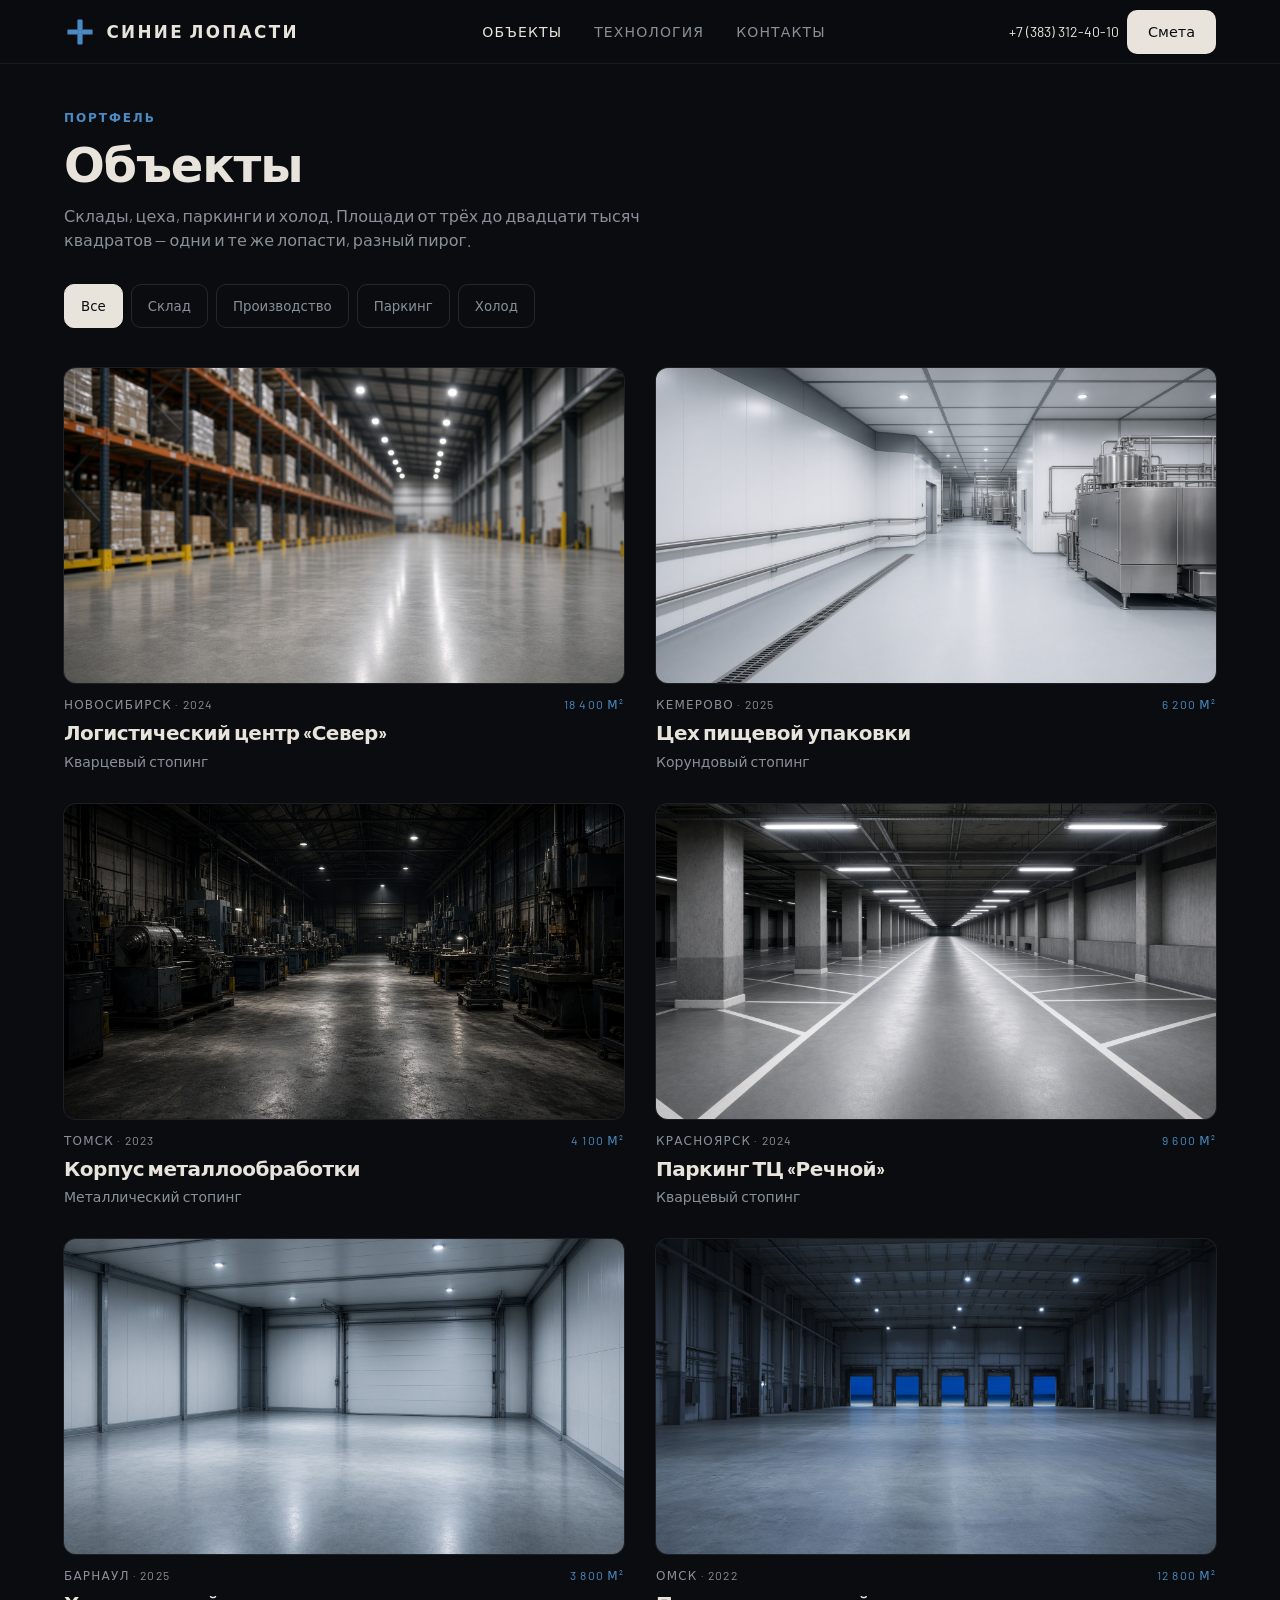
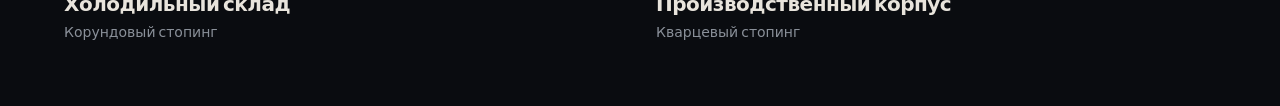
<file: preview/objects.html>
<!doctype html>
<html lang="ru">
<head>
  <meta charset="utf-8">
  <meta name="viewport" content="width=device-width, initial-scale=1">
  <title>Объекты — Синие лопасти</title>
  <meta name="theme-color" content="#0A0C10">
  <link rel="icon" href="favicon.svg" type="image/svg+xml">
  <link rel="preconnect" href="https://fonts.googleapis.com">
  <link rel="preconnect" href="https://fonts.gstatic.com" crossorigin>
  <link href="https://fonts.googleapis.com/css2?family=Barlow:wght@400;500;600&family=Barlow+Condensed:wght@500;600;700&display=swap" rel="stylesheet">
  <link rel="stylesheet" href="css/site.css">
</head>
<body class="has-cta">
  <header class="header solid">
    <div class="header-inner">
      <a class="brand" href="index.html" aria-label="Синие лопасти">
        <svg viewBox="0 0 32 32" fill="currentColor"><circle cx="16" cy="16" r="2.35"/><path d="M14.35 3.4h3.3c.55 0 .95.45.95 1v8.55c0 .7-.55 1.2-1.25 1.2h-2.7c-.7 0-1.25-.5-1.25-1.2V4.4c0-.55.4-1 .95-1Z"/><path d="M14.35 3.4h3.3c.55 0 .95.45.95 1v8.55c0 .7-.55 1.2-1.25 1.2h-2.7c-.7 0-1.25-.5-1.25-1.2V4.4c0-.55.4-1 .95-1Z" transform="rotate(90 16 16)"/><path d="M14.35 3.4h3.3c.55 0 .95.45.95 1v8.55c0 .7-.55 1.2-1.25 1.2h-2.7c-.7 0-1.25-.5-1.25-1.2V4.4c0-.55.4-1 .95-1Z" transform="rotate(180 16 16)"/><path d="M14.35 3.4h3.3c.55 0 .95.45.95 1v8.55c0 .7-.55 1.2-1.25 1.2h-2.7c-.7 0-1.25-.5-1.25-1.2V4.4c0-.55.4-1 .95-1Z" transform="rotate(270 16 16)"/></svg>
        <span class="wordmark">Синие лопасти</span>
      </a>
      <nav class="nav-desk"><a class="active" href="objects.html">Объекты</a><a href="technology.html">Технология</a><a href="contacts.html">Контакты</a></nav>
      <div class="header-actions">
        <a class="phone-desk" href="tel:+73833124010">+7 (383) 312-40-10</a>
        <a class="btn btn-primary btn-smeta-desk" href="contacts.html">Смета</a>
        <button class="menu-btn" id="menuBtn" type="button" aria-label="Открыть меню">☰</button>
      </div>
    </div>
  </header>
  <div class="menu" id="menu">
    <nav>
      <a href="objects.html">Объекты</a>
      <a href="technology.html">Технология</a>
      <a href="contacts.html">Контакты</a>
      <a href="index.html#smeta">Смета</a>
    </nav>
    <a class="call" href="tel:+73833124010">+7 (383) 312-40-10</a>
  </div>

  <div id="objList" class="page">
    <div class="wrap">
      <p class="kicker">Портфель</p>
      <h1 class="title">Объекты</h1>
      <p class="muted" style="max-width:36rem">Склады, цеха, паркинги и холод. Площади от трёх до двадцати тысяч квадратов — одни и те же лопасти, разный пирог.</p>
      <div class="filters">
        <button class="chip on" data-filter="all" type="button">Все</button>
        <button class="chip" data-filter="warehouse" type="button">Склад</button>
        <button class="chip" data-filter="production" type="button">Производство</button>
        <button class="chip" data-filter="parking" type="button">Паркинг</button>
        <button class="chip" data-filter="cold" type="button">Холод</button>
      </div>
      <div class="obj-grid" id="objGrid"></div>
    </div>
  </div>
  <div id="objDetail" class="hidden" style="padding-bottom:4rem"></div>

  <div class="mobile-cta">
    <a class="call" href="tel:+73833124010">Звонок</a>
    <a class="smeta" href="contacts.html">Смета</a>
  </div>
  <script src="js/site.js"></script>
</body>
</html>
</file>
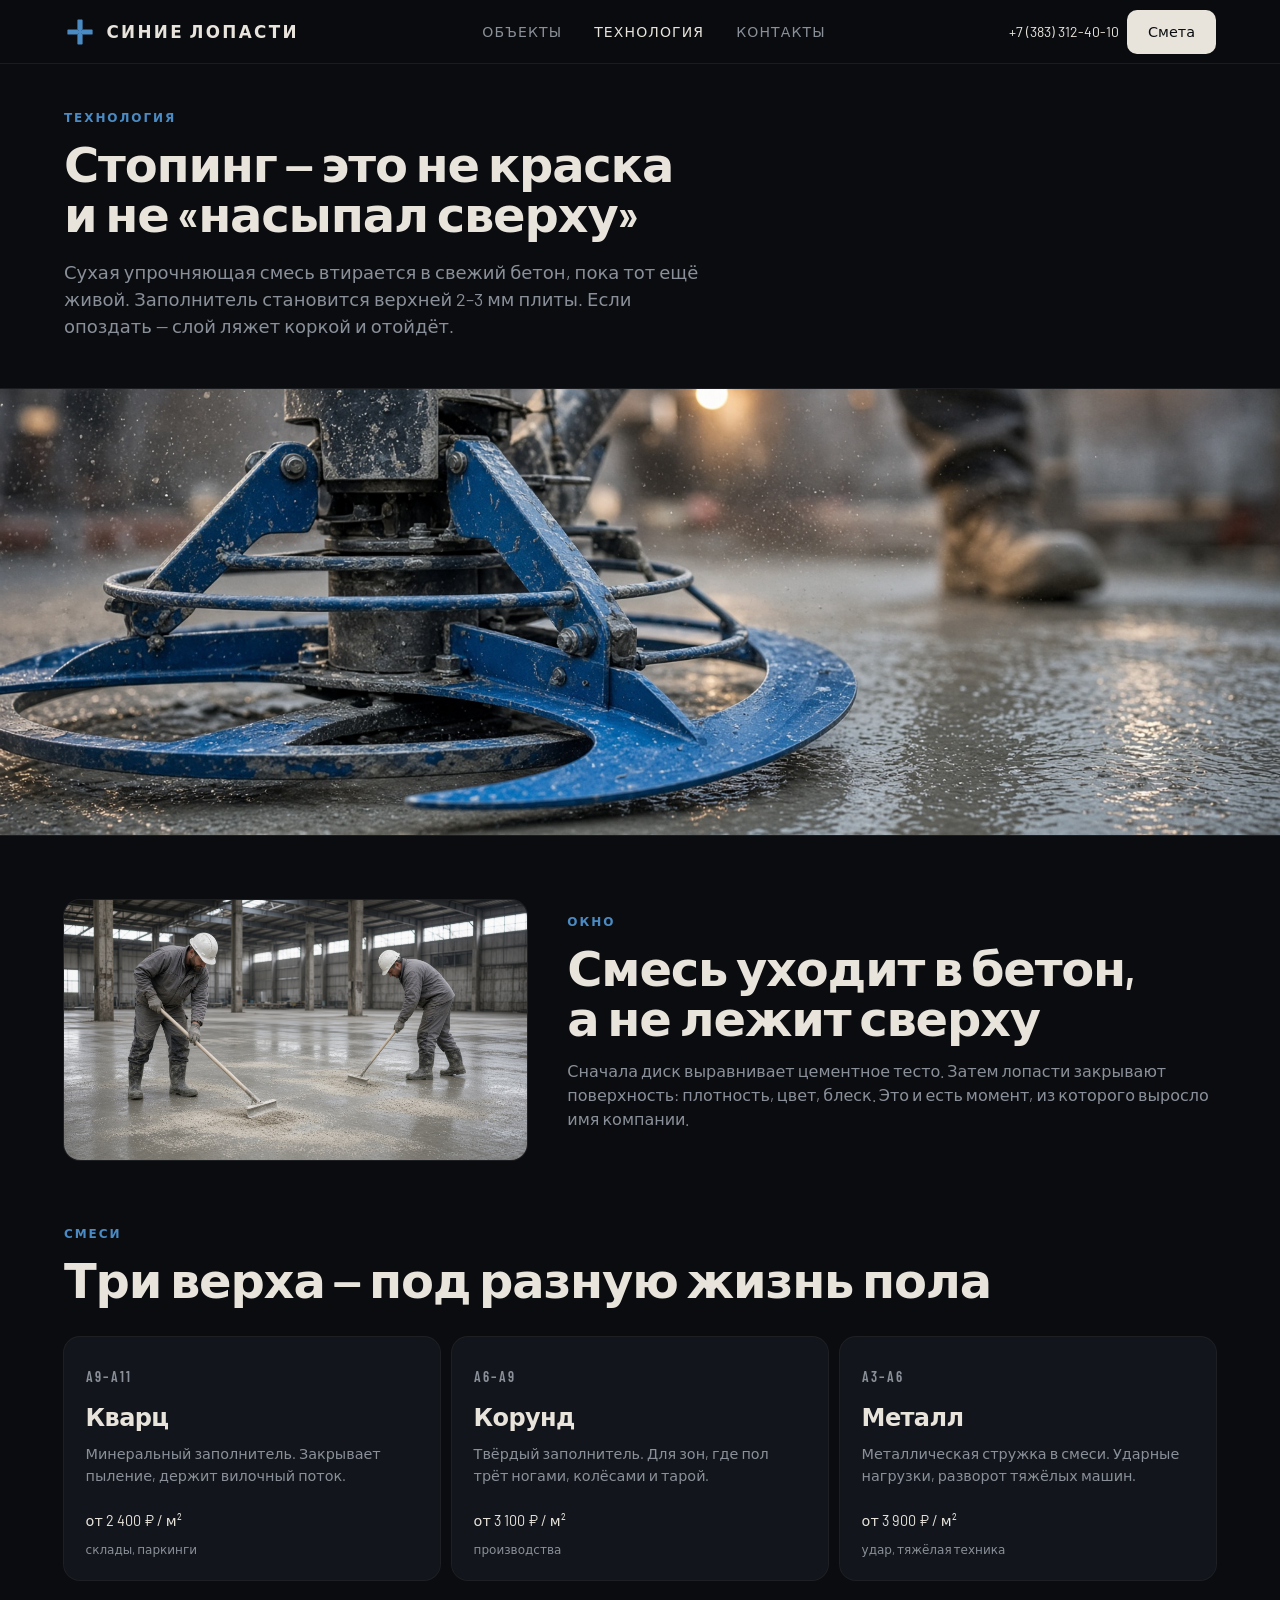
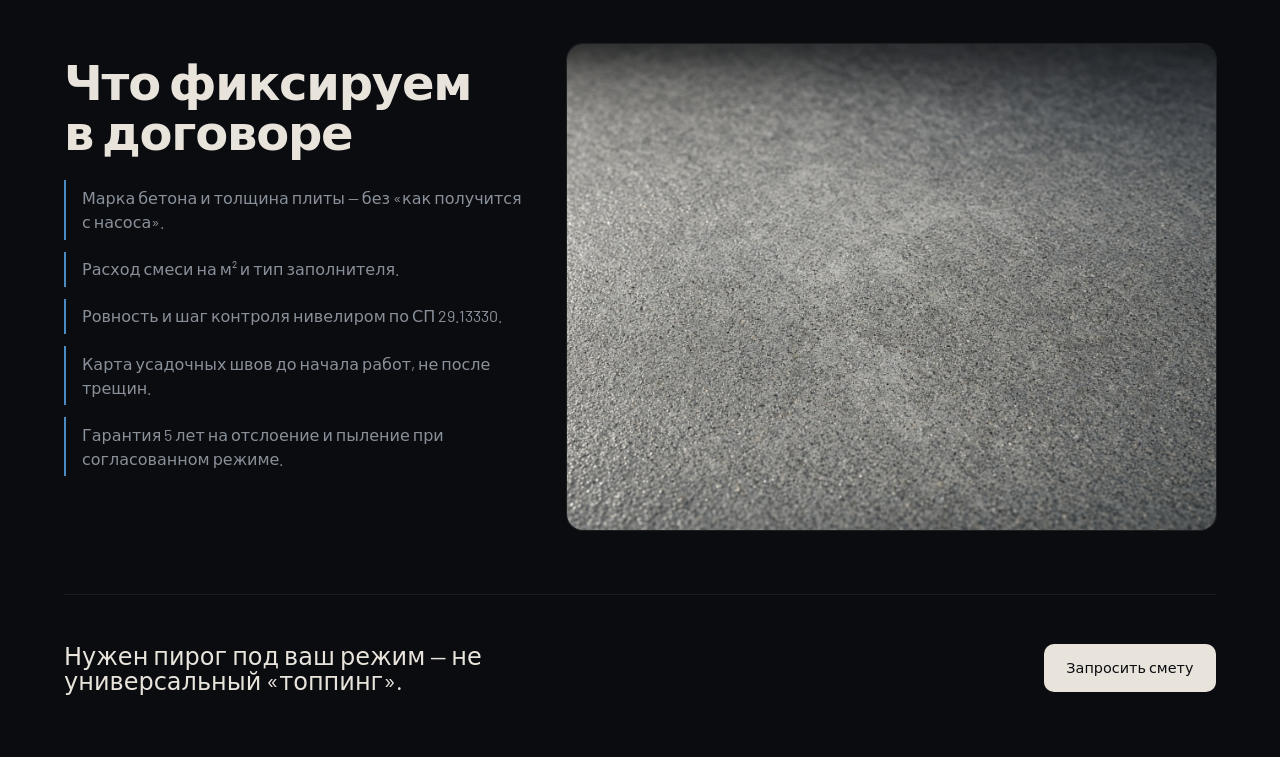
<file: preview/technology.html>
<!doctype html>
<html lang="ru">
<head>
  <meta charset="utf-8">
  <meta name="viewport" content="width=device-width, initial-scale=1">
  <title>Технология — Синие лопасти</title>
  <meta name="theme-color" content="#0A0C10">
  <link rel="icon" href="favicon.svg" type="image/svg+xml">
  <link rel="preconnect" href="https://fonts.googleapis.com">
  <link rel="preconnect" href="https://fonts.gstatic.com" crossorigin>
  <link href="https://fonts.googleapis.com/css2?family=Barlow:wght@400;500;600&family=Barlow+Condensed:wght@500;600;700&display=swap" rel="stylesheet">
  <link rel="stylesheet" href="css/site.css">
</head>
<body class="has-cta">
  <header class="header solid">
    <div class="header-inner">
      <a class="brand" href="index.html">
        <svg viewBox="0 0 32 32" fill="currentColor"><circle cx="16" cy="16" r="2.35"/><path d="M14.35 3.4h3.3c.55 0 .95.45.95 1v8.55c0 .7-.55 1.2-1.25 1.2h-2.7c-.7 0-1.25-.5-1.25-1.2V4.4c0-.55.4-1 .95-1Z"/><path d="M14.35 3.4h3.3c.55 0 .95.45.95 1v8.55c0 .7-.55 1.2-1.25 1.2h-2.7c-.7 0-1.25-.5-1.25-1.2V4.4c0-.55.4-1 .95-1Z" transform="rotate(90 16 16)"/><path d="M14.35 3.4h3.3c.55 0 .95.45.95 1v8.55c0 .7-.55 1.2-1.25 1.2h-2.7c-.7 0-1.25-.5-1.25-1.2V4.4c0-.55.4-1 .95-1Z" transform="rotate(180 16 16)"/><path d="M14.35 3.4h3.3c.55 0 .95.45.95 1v8.55c0 .7-.55 1.2-1.25 1.2h-2.7c-.7 0-1.25-.5-1.25-1.2V4.4c0-.55.4-1 .95-1Z" transform="rotate(270 16 16)"/></svg>
        <span class="wordmark">Синие лопасти</span>
      </a>
      <nav class="nav-desk"><a href="objects.html">Объекты</a><a class="active" href="technology.html">Технология</a><a href="contacts.html">Контакты</a></nav>
      <div class="header-actions">
        <a class="phone-desk" href="tel:+73833124010">+7 (383) 312-40-10</a>
        <a class="btn btn-primary btn-smeta-desk" href="contacts.html">Смета</a>
        <button class="menu-btn" id="menuBtn" type="button" aria-label="Открыть меню">☰</button>
      </div>
    </div>
  </header>
  <div class="menu" id="menu">
    <nav>
      <a href="objects.html">Объекты</a>
      <a href="technology.html">Технология</a>
      <a href="contacts.html">Контакты</a>
      <a href="index.html#smeta">Смета</a>
    </nav>
    <a class="call" href="tel:+73833124010">+7 (383) 312-40-10</a>
  </div>

  <main class="page">
    <div class="wrap">
      <p class="kicker">Технология</p>
      <h1 class="title" style="max-width:40rem">Стопинг — это не краска и не «насыпал сверху»</h1>
      <p class="muted" style="max-width:40rem;font-size:1.125rem;margin-top:1.25rem">Сухая упрочняющая смесь втирается в свежий бетон, пока тот ещё живой. Заполнитель становится верхней 2–3 мм плиты. Если опоздать — слой ляжет коркой и отойдёт.</p>
    </div>
    <img class="tech-hero" src="images/trowel.jpg" alt="Затирочная машина с синими лопастями">
    <div class="wrap split split-12" style="margin-top:4rem">
      <img src="images/spread.jpg" alt="Нанесение смеси" style="width:100%;aspect-ratio:16/9;object-fit:cover;border-radius:16px;box-shadow:var(--shadow)">
      <div>
        <p class="kicker">Окно</p>
        <h2 class="title">Смесь уходит в бетон, а не лежит сверху</h2>
        <p class="muted">Сначала диск выравнивает цементное тесто. Затем лопасти закрывают поверхность: плотность, цвет, блеск. Это и есть момент, из которого выросло имя компании.</p>
      </div>
    </div>
    <div class="wrap" style="margin-top:4rem">
      <p class="kicker">Смеси</p>
      <h2 class="title">Три верха — под разную жизнь пола</h2>
      <div class="mix-grid">
        <article class="card"><p class="kicker">A9–A11</p><h3>Кварц</h3><p>Минеральный заполнитель. Закрывает пыление, держит вилочный поток.</p><p style="margin-top:1.5rem;color:var(--fg)">от 2 400 ₽ / м²</p><p class="muted" style="font-size:0.75rem">склады, паркинги</p></article>
        <article class="card"><p class="kicker">A6–A9</p><h3>Корунд</h3><p>Твёрдый заполнитель. Для зон, где пол трёт ногами, колёсами и тарой.</p><p style="margin-top:1.5rem;color:var(--fg)">от 3 100 ₽ / м²</p><p class="muted" style="font-size:0.75rem">производства</p></article>
        <article class="card"><p class="kicker">A3–A6</p><h3>Металл</h3><p>Металлическая стружка в смеси. Ударные нагрузки, разворот тяжёлых машин.</p><p style="margin-top:1.5rem;color:var(--fg)">от 3 900 ₽ / м²</p><p class="muted" style="font-size:0.75rem">удар, тяжёлая техника</p></article>
      </div>
    </div>
    <div class="wrap split split-12" style="margin-top:4rem">
      <div>
        <h2 class="title">Что фиксируем в договоре</h2>
        <ul class="list-blade">
          <li>Марка бетона и толщина плиты — без «как получится с насоса».</li>
          <li>Расход смеси на м² и тип заполнителя.</li>
          <li>Ровность и шаг контроля нивелиром по СП 29.13330.</li>
          <li>Карта усадочных швов до начала работ, не после трещин.</li>
          <li>Гарантия 5 лет на отслоение и пыление при согласованном режиме.</li>
        </ul>
      </div>
      <img src="images/surface.jpg" alt="Фактура пола" style="width:100%;aspect-ratio:4/3;object-fit:cover;border-radius:16px;box-shadow:var(--shadow)">
    </div>
    <div class="wrap" style="margin-top:4rem;padding-top:3rem;border-top:1px solid var(--line);display:flex;flex-wrap:wrap;gap:1.25rem;align-items:center;justify-content:space-between">
      <p class="title" style="font-size:1.5rem;max-width:28rem;margin:0">Нужен пирог под ваш режим — не универсальный «топпинг».</p>
      <a class="btn btn-primary btn-lg" href="contacts.html">Запросить смету</a>
    </div>
  </main>

  <div class="mobile-cta">
    <a class="call" href="tel:+73833124010">Звонок</a>
    <a class="smeta" href="contacts.html">Смета</a>
  </div>
  <script src="js/site.js"></script>
</body>
</html>
</file>
<file: styles.css>
:root {
  --bg: #090a0c;
  --surface: #121418;
  --fg: #ede9e1;
  --muted: #8e8a82;
  --subtle: #5c5a56;
  --blade: #3b6ee8;
  --blade-fg: #f4f6ff;
  --border: #23262c;
  --paper: #e8e3d8;
  --ink: #121318;
  --ink-muted: #5a564e;
  --danger: #c45c3e;
  --display: "Cormorant Garamond", "Times New Roman", Georgia, serif;
  --sans: "Manrope", "Segoe UI", system-ui, sans-serif;
  --text-display: clamp(2.85rem, 1.1rem + 8vw, 7.25rem);
  --text-headline: clamp(2.1rem, 1rem + 3.6vw, 4.4rem);
  --text-title: clamp(1.45rem, 1rem + 1.6vw, 2.35rem);
  --text-lead: clamp(1.05rem, 0.95rem + 0.5vw, 1.25rem);
}

* { box-sizing: border-box; }
html {
  -webkit-font-smoothing: antialiased;
  background: var(--bg);
  color: var(--fg);
  scroll-behavior: smooth;
}
body {
  margin: 0;
  font-family: var(--sans);
  background: var(--bg);
  color: var(--fg);
}
a { color: inherit; text-decoration: none; }
img { max-width: 100%; display: block; }
button, [role="button"] { cursor: pointer; font-family: inherit; }
h1, h2, h3, h4 {
  font-family: var(--display);
  font-weight: 500;
  text-wrap: balance;
  margin: 0;
}
p { text-wrap: pretty; }
::selection { background: var(--blade); color: var(--blade-fg); }
.wrap { max-width: 80rem; margin: 0 auto; padding: 0 1.25rem; }
@media (min-width: 768px) { .wrap { padding: 0 2rem; } }

.meta {
  font-size: 0.72rem;
  letter-spacing: 0.16em;
  text-transform: uppercase;
  font-weight: 600;
  color: var(--subtle);
}

.display { font-size: var(--text-display); line-height: 0.92; letter-spacing: -0.03em; }
.headline { font-size: var(--text-headline); line-height: 1.02; letter-spacing: -0.025em; }
.title { font-size: var(--text-title); line-height: 1.15; }
.lead { font-size: var(--text-lead); line-height: 1.5; color: var(--muted); }

.btn {
  display: inline-flex;
  align-items: center;
  justify-content: center;
  gap: 0.5rem;
  min-height: 3rem;
  padding: 0 1.25rem;
  border: 0;
  font-size: 0.9rem;
  font-weight: 500;
  transition: transform 150ms ease, background 150ms ease, border-color 150ms ease;
}
.btn:active { transform: scale(0.96); }
.btn-blade { background: var(--blade); color: var(--blade-fg); }
.btn-outline { background: transparent; color: var(--fg); border: 1px solid var(--border); }
.btn-ink { background: var(--ink); color: var(--paper); }
.btn-wide { width: 100%; }

header.site {
  position: fixed;
  inset: 0 0 auto 0;
  z-index: 50;
  height: 4rem;
  display: flex;
  align-items: center;
  border-bottom: 1px solid transparent;
  transition: background 200ms ease, border-color 200ms ease;
}
header.site.scrolled, header.site.open {
  background: rgba(9, 10, 12, 0.92);
  border-bottom-color: var(--border);
  backdrop-filter: blur(12px);
}
.header-inner {
  width: 100%;
  max-width: 80rem;
  margin: 0 auto;
  padding: 0 1.25rem;
  display: flex;
  align-items: center;
  justify-content: space-between;
}
.logo { display: flex; align-items: center; gap: 0.75rem; }
.logo svg { width: 2.25rem; height: 2.25rem; }
.logo-name { font-family: var(--display); font-size: 1.05rem; }
.logo-sub { display: block; margin-top: 0.2rem; }
.nav-desk { display: none; gap: 2rem; }
.nav-desk a { font-size: 0.9rem; color: var(--muted); }
.nav-desk a:hover, .nav-desk a.active { color: var(--fg); }
.header-actions { display: flex; align-items: center; gap: 0.5rem; }
.burger { width: 3rem; height: 3rem; border: 0; background: none; color: var(--fg); display: grid; place-items: center; }
@media (min-width: 1024px) {
  .nav-desk { display: flex; }
  .burger { display: none; }
  .header-cta { display: inline-flex !important; }
}
.header-cta { display: none; min-height: 2.5rem; }

.mobile-nav {
  display: none;
  position: fixed;
  inset: 0;
  z-index: 40;
  background: var(--bg);
  padding: 5rem 1.25rem 2.5rem;
  flex-direction: column;
}
.mobile-nav.show { display: flex; }
.mobile-nav a.big {
  font-family: var(--display);
  font-size: 2.25rem;
  padding: 0.4rem 0;
}
.mobile-nav .bottom { margin-top: auto; border-top: 1px solid var(--border); padding-top: 1.5rem; color: var(--muted); font-size: 0.9rem; }

.hero-photo { position: relative; height: 68svh; overflow: hidden; }
.hero-photo img { position: absolute; inset: 0; width: 100%; height: 100%; object-fit: cover; }
.hero-photo .shade { position: absolute; inset: 0; background: linear-gradient(to top, var(--bg) 0%, rgba(9,10,12,0.2) 45%, transparent 100%); }
.hero-copy { padding: 2rem 1.25rem 2.5rem; }
.hero-copy h1 { margin: 1rem 0 1.25rem; max-width: 20ch; }
.hero-copy .actions { display: flex; flex-direction: column; gap: 0.75rem; margin-top: 2rem; }
@media (min-width: 768px) {
  .hero { position: relative; min-height: 100svh; }
  .hero-photo { position: absolute; inset: 0; height: auto; }
  .hero-photo .shade { background: linear-gradient(to top, var(--bg) 0%, rgba(9,10,12,0.35) 50%, rgba(9,10,12,0.2) 100%); }
  .hero-copy {
    position: relative;
    min-height: 100svh;
    max-width: 80rem;
    margin: 0 auto;
    padding: 7rem 2rem 4rem;
    display: flex;
    flex-direction: column;
    justify-content: flex-end;
  }
  .hero-copy .lead { color: rgba(237, 233, 225, 0.8); max-width: 36rem; }
  .hero-copy .actions { flex-direction: row; }
  .desk-only { display: block !important; }
  .mob-only { display: none !important; }
}
.desk-only { display: none; }
.mob-only { display: block; }

.stats { border-block: 1px solid var(--border); display: grid; grid-template-columns: 1fr 1fr; }
.stat { padding: 2rem 1.25rem; }
.stat:nth-child(even) { border-left: 1px solid var(--border); }
.stat .num { font-family: var(--display); font-size: var(--text-title); }
.stat .unit { font-size: 1.1rem; color: var(--muted); margin-left: 0.25rem; }
.stat p { margin: 0.5rem 0 0; color: var(--muted); font-size: 0.9rem; }
.stats-note { max-width: 80rem; margin: 0 auto; padding: 0 1.25rem 1.5rem; font-size: 0.75rem; color: var(--subtle); }
@media (min-width: 1024px) {
  .stats { grid-template-columns: repeat(4, 1fr); }
  .stat { border-left: 1px solid var(--border); padding: 2.5rem 2rem; }
  .stat:first-child { border-left: 0; }
  .stat .num { font-size: var(--text-headline); }
}

.section { padding: 5rem 0; }
.grid-12 { display: grid; gap: 3rem; }
@media (min-width: 768px) {
  .grid-12 { grid-template-columns: repeat(12, 1fr); }
  .col-5 { grid-column: span 5; }
  .col-6 { grid-column: 7 / span 6; }
  .col-7 { grid-column: 6 / span 7; }
  .col-4 { grid-column: span 4; }
}
.principle { border-top: 1px solid var(--border); padding-top: 1.5rem; margin-top: 2rem; }
.principle h3 { font-size: 1.5rem; }
.principle p { margin: 0.5rem 0 0; color: var(--muted); font-size: 0.9rem; line-height: 1.6; }

.paper { background: var(--paper); color: var(--ink); }
.paper .meta { color: var(--ink-muted); }
.cards { display: grid; gap: 1rem; margin-top: 3rem; }
@media (min-width: 640px) { .cards { grid-template-columns: 1fr 1fr; } }
@media (min-width: 1024px) { .cards { grid-template-columns: 1fr 1fr 1fr; } }
.card { background: var(--bg); color: var(--fg); overflow: hidden; }
.card img { aspect-ratio: 4/3; width: 100%; object-fit: cover; }
.card .pad { padding: 1.25rem; }
.card h3 { font-size: 1.5rem; }
.card p { color: var(--muted); font-size: 0.9rem; line-height: 1.55; }

.steps { display: flex; gap: 1rem; overflow-x: auto; scroll-snap-type: x mandatory; padding-bottom: 1rem; margin: 2.5rem -1.25rem 0; padding-inline: 1.25rem; }
.step { flex: 0 0 78vw; scroll-snap-align: start; }
.step img { aspect-ratio: 4/3; width: 100%; object-fit: cover; }
.step h3 { margin-top: 1rem; font-size: 1.5rem; }
.step p { color: var(--muted); font-size: 0.9rem; line-height: 1.55; }
.badge { position: absolute; left: 0.75rem; top: 0.75rem; background: rgba(9,10,12,0.8); padding: 0.15rem 0.5rem; font-family: var(--display); }
.rel { position: relative; }
@media (min-width: 768px) {
  .steps { display: grid; grid-template-columns: 1fr 1fr 1fr; overflow: visible; margin-inline: 0; padding-inline: 0; }
  .step { flex: none; }
}

.band { position: relative; min-height: 70vw; overflow: hidden; }
.band img.bg { position: absolute; inset: 0; width: 100%; height: 100%; object-fit: cover; }
.band .veil { position: absolute; inset: 0; background: rgba(9,10,12,0.55); }
.band .inner { position: relative; min-height: 70vw; display: flex; flex-direction: column; justify-content: flex-end; padding: 4rem 1.25rem; }
@media (min-width: 768px) {
  .band, .band .inner { min-height: 32.5rem; }
  .band .inner { padding: 4rem 2rem; }
}

.feat { display: grid; gap: 1px; background: var(--border); }
.feat a { background: var(--bg); padding: 1.5rem 2rem; }
.feat h3:hover { color: var(--blade); }
@media (min-width: 768px) { .feat { grid-template-columns: 1fr 1fr 1fr; } }

.surface { background: var(--surface); border-top: 1px solid var(--border); }
.field { margin-bottom: 1rem; }
.field label { display: block; margin-bottom: 0.5rem; }
input, textarea, select {
  width: 100%;
  font: inherit;
  color: var(--fg);
  background: var(--surface);
  border: 1px solid var(--border);
  min-height: 3rem;
  padding: 0 1rem;
  outline: none;
}
textarea { min-height: 7rem; padding: 0.75rem 1rem; resize: vertical; }
input:focus, textarea:focus, select:focus { border-color: rgba(59,110,232,0.7); }
.row2 { display: grid; gap: 1rem; }
@media (min-width: 768px) { .row2 { grid-template-columns: 1fr 1fr; } }

.est { border: 1px solid var(--border); background: var(--surface); }
.est-head { border-bottom: 1px solid var(--border); padding: 1.25rem 1.5rem; }
.est-body { display: grid; gap: 1.5rem; padding: 1.5rem; }
@media (min-width: 768px) { .est-body { grid-template-columns: 1fr 1fr; } }
.est-sum { border: 1px solid var(--border); background: var(--bg); padding: 1.25rem; }
input[type=range] { accent-color: var(--blade); height: 0.5rem; padding: 0; min-height: 0; background: var(--border); }
.faq button {
  width: 100%;
  background: none;
  border: 0;
  color: var(--fg);
  display: flex;
  justify-content: space-between;
  gap: 1rem;
  text-align: left;
  padding: 1.25rem 0;
  font-family: var(--display);
  font-size: 1.25rem;
}
.faq .item { border-bottom: 1px solid var(--border); }
.faq .ans { color: var(--muted); font-size: 0.95rem; line-height: 1.6; max-width: 40rem; padding-bottom: 1.25rem; display: none; }
.faq .item.open .ans { display: block; }

footer.site { border-top: 1px solid var(--border); padding-bottom: 5.5rem; }
@media (min-width: 768px) { footer.site { padding-bottom: 0; } }
.foot-grid { display: grid; gap: 3rem; padding: 4rem 0; }
@media (min-width: 768px) { .foot-grid { grid-template-columns: 5fr 3fr 4fr; } }
.foot-bar { border-top: 1px solid var(--border); padding: 1.25rem 0; font-size: 0.75rem; color: var(--subtle); display: flex; flex-direction: column; gap: 0.4rem; }
@media (min-width: 768px) { .foot-bar { flex-direction: row; justify-content: space-between; } }

.cta-bar {
  position: fixed;
  inset: auto 0 0 0;
  z-index: 30;
  border-top: 1px solid var(--border);
  background: rgba(9,10,12,0.95);
  backdrop-filter: blur(12px);
  padding: 0.75rem 1rem calc(0.75rem + env(safe-area-inset-bottom));
  display: grid;
  grid-template-columns: 1fr 1fr;
  gap: 0.5rem;
}
@media (min-width: 768px) { .cta-bar { display: none; } }
html.nav-open .cta-bar { display: none; }
html.no-cta .cta-bar { display: none; }

.page-hero { position: relative; min-height: 72svh; overflow: hidden; }
.page-hero.short { min-height: 48svh; }
.page-hero img { position: absolute; inset: 0; width: 100%; height: 100%; object-fit: cover; }
.page-hero .shade { position: absolute; inset: 0; background: linear-gradient(to top, var(--bg), rgba(9,10,12,0.45) 50%, rgba(9,10,12,0.25)); }
.page-hero .inner { position: relative; min-height: inherit; display: flex; flex-direction: column; justify-content: flex-end; padding: 7rem 1.25rem 4rem; }
@media (min-width: 768px) { .page-hero .inner { padding: 7rem 2rem 4rem; } }

.cover { aspect-ratio: 16/10; width: 100%; object-fit: cover; }
.cover-wide { aspect-ratio: 21/9; width: 100%; object-fit: cover; }
.obj-grid { display: grid; gap: 2.5rem; }
@media (min-width: 768px) { .obj-grid { grid-template-columns: 1fr 1fr; } .obj-grid .span2 { grid-column: span 2; } }
.spec { border-block: 1px solid var(--border); display: grid; }
.spec div { padding: 1.75rem 1.25rem; border-bottom: 1px solid var(--border); }
@media (min-width: 768px) {
  .spec { grid-template-columns: 1fr 1fr 1fr; }
  .spec div { border-right: 1px solid var(--border); border-bottom: 0; padding: 1.75rem 2rem; }
}
.process-row { display: grid; gap: 1.5rem; border-top: 1px solid var(--border); padding: 3rem 0; }
@media (min-width: 768px) { .process-row { grid-template-columns: 2fr 4fr 5fr; } }
.n-big { font-family: var(--display); font-size: 3rem; color: var(--blade); }
.muted { color: var(--muted); }
.subtle { color: var(--subtle); }
.err { color: var(--danger); font-size: 0.9rem; }
.ok-box { border: 1px solid var(--border); background: var(--surface); padding: 1.5rem; }
.gallery { display: grid; gap: 0.75rem; }
@media (min-width: 768px) { .gallery { grid-template-columns: 1fr 1fr 1fr; } }
.dl { display: grid; grid-template-columns: 1fr 1fr; gap: 1.5rem; }
.flex-end { display: flex; flex-wrap: wrap; gap: 1rem; align-items: end; justify-content: space-between; }
html.nav-open body { overflow: hidden; }
</file>
<file: preview/css/site.css>
:root {
  --bg: #0a0c10;
  --surface: #12151b;
  --elevated: #1a1e26;
  --fg: #e8e4dc;
  --muted: #8a9099;
  --subtle: #5c616a;
  --accent: #2a5f8f;
  --accent-hover: #3470a6;
  --blade: #4a8bc4;
  --border: rgb(232 228 220 / 12%);
  --line: rgb(232 228 220 / 8%);
  --font: "Barlow", system-ui, sans-serif;
  --display: "Barlow Condensed", "Barlow", system-ui, sans-serif;
  --shadow: 0 0 0 1px rgb(255 255 255 / 8%);
}

* { box-sizing: border-box; }
html { scroll-behavior: smooth; }
body {
  margin: 0;
  background: var(--bg);
  color: var(--fg);
  font-family: var(--font);
  line-height: 1.5;
  -webkit-font-smoothing: antialiased;
}
img { display: block; max-width: 100%; }
a { color: inherit; text-decoration: none; }
button, [role="button"] { cursor: pointer; font-family: inherit; }
h1, h2, h3 { text-wrap: balance; font-family: var(--display); font-weight: 600; letter-spacing: -0.025em; }
p { text-wrap: pretty; }
::selection { background: var(--accent); color: var(--fg); }
section[id] { scroll-margin-top: 5.5rem; }

.wrap { width: min(72rem, calc(100% - 2.5rem)); margin-inline: auto; }
@media (min-width: 768px) {
  .wrap { width: min(72rem, calc(100% - 4rem)); }
}

.kicker {
  font-family: var(--display);
  font-size: 0.75rem;
  font-weight: 600;
  letter-spacing: 0.16em;
  text-transform: uppercase;
  color: var(--blade);
}
.title { font-size: clamp(1.75rem, 1.1rem + 2.4vw, 3rem); line-height: 1.05; margin: 0.75rem 0 0; }
.muted { color: var(--muted); }
.display { font-family: var(--display); }

.header {
  position: fixed; inset: 0 0 auto;
  z-index: 50; height: 4rem;
  display: flex; align-items: center;
  transition: background 0.2s, border-color 0.2s;
  border-bottom: 1px solid transparent;
}
.header.solid {
  background: rgb(10 12 16 / 92%);
  border-bottom-color: var(--line);
  backdrop-filter: blur(12px);
}
.header-inner {
  width: min(72rem, calc(100% - 2.5rem));
  margin-inline: auto;
  display: flex; align-items: center; justify-content: space-between; gap: 1rem;
}
.brand { display: flex; align-items: center; gap: 0.65rem; }
.brand svg { width: 2rem; height: 2rem; color: var(--blade); }
.wordmark {
  font-family: var(--display);
  font-size: 0.82rem;
  font-weight: 600;
  letter-spacing: 0.12em;
  text-transform: uppercase;
}
@media (min-width: 640px) {
  .wordmark { font-size: 1.05rem; letter-spacing: 0.14em; }
}
.nav-desk { display: none; gap: 2rem; }
.nav-desk a {
  font-size: 0.875rem;
  letter-spacing: 0.08em;
  text-transform: uppercase;
  color: var(--muted);
}
.nav-desk a:hover, .nav-desk a.active { color: var(--fg); }
.header-actions { display: flex; align-items: center; gap: 0.5rem; }
.phone-desk { display: none; align-items: center; gap: 0.5rem; font-size: 0.875rem; }
.phone-desk svg { width: 1rem; height: 1rem; color: var(--blade); }
.btn-smeta-desk { display: none; }
.menu-btn {
  width: 2.75rem; height: 2.75rem;
  border: 0; background: transparent; color: var(--fg);
  display: grid; place-items: center;
}
@media (min-width: 768px) {
  .nav-desk { display: flex; }
  .btn-smeta-desk { display: inline-flex; }
  .menu-btn { display: none; }
}
@media (min-width: 1024px) {
  .phone-desk { display: flex; }
}

.btn {
  display: inline-flex; align-items: center; justify-content: center; gap: 0.5rem;
  min-height: 2.75rem; padding: 0 1.25rem;
  border-radius: 10px; border: 1px solid transparent;
  font-size: 0.9rem; font-weight: 500;
  transition: transform 0.15s, background 0.15s, border-color 0.15s;
}
.btn:active { transform: scale(0.96); }
.btn-primary { background: var(--fg); color: var(--bg); }
.btn-primary:hover { background: rgb(232 228 220 / 90%); }
.btn-outline { background: transparent; color: var(--fg); border-color: var(--border); }
.btn-outline:hover { border-color: rgb(232 228 220 / 30%); background: var(--elevated); }
.btn-lg { min-height: 3rem; padding: 0 1.35rem; }
.btn-full { width: 100%; }

.menu {
  display: none;
  position: fixed; inset: 0; z-index: 45;
  background: var(--bg);
  padding: 6rem 1.25rem 5.5rem;
  flex-direction: column;
}
.menu.open { display: flex; }
.menu nav { flex: 1; display: flex; flex-direction: column; gap: 0.25rem; }
.menu a {
  font-family: var(--display);
  font-size: 2.25rem; font-weight: 600; letter-spacing: -0.03em;
  padding: 0.7rem 0;
}
.menu .call {
  min-height: 3rem; border-radius: 10px;
  background: var(--fg); color: var(--bg);
  display: grid; place-items: center;
  letter-spacing: 0.08em; text-transform: uppercase; font-size: 0.875rem; font-weight: 500;
}

.hero {
  position: relative; min-height: 100svh; overflow: hidden;
  display: flex; align-items: flex-end;
}
.hero img.bg {
  position: absolute; inset: 0; width: 100%; height: 100%;
  object-fit: cover;
  animation: kenburns 28s cubic-bezier(0.22,1,0.36,1) alternate infinite;
}
.hero .veil {
  position: absolute; inset: 0;
  background: linear-gradient(to top, var(--bg) 0%, rgb(10 12 16 / 40%) 45%, rgb(10 12 16 / 15%) 100%);
}
.blade {
  position: absolute; left: 50%; top: 50%;
  width: min(90vw, 38rem); height: min(90vw, 38rem);
  transform: translate(-50%, -50%);
  color: var(--blade); opacity: 0.07; pointer-events: none;
  animation: spin 80s linear infinite;
}
.hero-copy {
  position: relative; z-index: 2;
  width: min(72rem, calc(100% - 2.5rem));
  margin: 0 auto;
  padding: 7rem 0 9rem;
}
.hero h1 {
  font-size: clamp(2.85rem, 1.1rem + 8vw, 6.75rem);
  line-height: 0.9; letter-spacing: -0.03em;
  margin: 1rem 0 0;
}
.hero .lead { max-width: 36rem; margin-top: 1.25rem; font-size: 1.05rem; color: rgb(232 228 220 / 85%); }
.hero-cta { display: flex; flex-direction: column; gap: 0.75rem; margin-top: 2rem; }
@media (min-width: 640px) {
  .hero-cta { flex-direction: row; }
  .hero-copy { padding-bottom: 5rem; }
}

.stats { border-block: 1px solid var(--line); background: var(--surface); }
.stats-grid { display: grid; grid-template-columns: 1fr 1fr; }
.stat { padding: 1.75rem 1.25rem; }
.stat b {
  display: block; font-family: var(--display);
  font-size: clamp(1.75rem, 4vw, 2.25rem); font-weight: 600; letter-spacing: -0.03em;
  font-variant-numeric: tabular-nums;
}
.stat span { color: var(--muted); font-size: 0.9rem; }
@media (min-width: 768px) {
  .stats-grid { grid-template-columns: repeat(4, 1fr); }
  .stat { border-left: 1px solid var(--line); padding: 1.75rem 2rem; }
  .stat:first-child { border-left: 0; }
}

.section { padding: 4rem 0; border-top: 1px solid var(--line); }
.section-plain { padding: 4rem 0; }
@media (min-width: 768px) {
  .section, .section-plain { padding: 6rem 0; }
}
.split { display: grid; gap: 2.5rem; }
@media (min-width: 768px) {
  .split-12 { grid-template-columns: 5fr 7fr; }
  .split-5-7 { grid-template-columns: 5fr 7fr; }
  .split-7-5 { grid-template-columns: 7fr 5fr; }
  .split-4-8 { grid-template-columns: 4fr 8fr; }
}

.cards-2 { display: grid; gap: 0.75rem; }
@media (min-width: 640px) { .cards-2 { grid-template-columns: 1fr 1fr; } }
.card {
  background: var(--surface); border-radius: 16px;
  padding: 1.35rem; box-shadow: var(--shadow);
}
.card .n { font-family: var(--display); color: var(--blade); font-size: 0.9rem; }
.card h3 { margin: 0.7rem 0 0; font-size: 1.5rem; }
.card p { margin: 0.5rem 0 0; color: var(--muted); font-size: 0.9rem; }

.marquee { overflow: hidden; border-block: 1px solid var(--line); }
.marquee-track {
  display: flex; gap: 0.75rem; width: max-content;
  padding: 0.75rem 0 0.75rem 0.75rem;
  animation: marquee 48s linear infinite;
}
.marquee-track img { height: 9rem; width: 15rem; object-fit: cover; border-radius: 8px; }
@media (min-width: 768px) {
  .marquee-track img { height: 11rem; width: 20rem; }
}

.obj-grid { display: grid; gap: 2rem; margin-top: 2.5rem; }
@media (min-width: 640px) { .obj-grid { grid-template-columns: 1fr 1fr; } }
.obj-card .thumb {
  overflow: hidden; border-radius: 12px; background: var(--elevated); box-shadow: var(--shadow);
}
.obj-card img { width: 100%; aspect-ratio: 16/9; object-fit: cover; transition: transform 0.5s cubic-bezier(0.22,1,0.36,1); }
.obj-card:hover img { transform: scale(1.04); }
.obj-meta { display: flex; justify-content: space-between; gap: 0.75rem; margin-top: 0.75rem; font-size: 0.75rem; letter-spacing: 0.1em; text-transform: uppercase; color: var(--muted); }
.obj-meta .area { color: var(--blade); }
.obj-card h3 { margin: 0.25rem 0 0; font-size: 1.25rem; }
.obj-card .mix { margin: 0.2rem 0 0; color: var(--muted); font-size: 0.875rem; }

.steps { position: relative; }
.steps::before {
  content: ""; position: absolute; left: 0.7rem; top: 0.75rem; bottom: 0.75rem; width: 1px; background: var(--line);
}
.step { display: grid; grid-template-columns: 1.6rem 1fr; gap: 1rem; margin-bottom: 2rem; }
.dot { width: 0.65rem; height: 0.65rem; border-radius: 50%; background: var(--blade); box-shadow: 0 0 0 4px var(--bg); margin-top: 0.4rem; }
.sticky-shot { display: none; }
@media (min-width: 768px) {
  .process-grid { display: grid; grid-template-columns: 7fr 5fr; gap: 3rem; }
  .sticky-shot { display: block; position: sticky; top: 6rem; }
  .sticky-shot img { width: 100%; aspect-ratio: 4/5; object-fit: cover; border-radius: 16px; box-shadow: var(--shadow); }
}

.form {
  background: var(--elevated); border-radius: 16px; padding: 1.25rem; box-shadow: var(--shadow);
}
@media (min-width: 768px) { .form { padding: 2rem; } }
.form h3 { margin: 0.5rem 0 0; font-size: 1.6rem; }
label, legend {
  display: block; font-size: 0.75rem; font-weight: 500;
  letter-spacing: 0.12em; text-transform: uppercase; color: var(--muted);
}
input[type="text"], input[type="tel"], textarea {
  width: 100%; min-height: 3rem; margin-top: 0.4rem;
  border: 1px solid var(--border); background: var(--elevated);
  color: var(--fg); border-radius: 10px; padding: 0.75rem 0.9rem; font: inherit; font-size: 1rem;
}
textarea { min-height: 7rem; resize: vertical; }
input:focus, textarea:focus { outline: 2px solid rgb(74 139 196 / 30%); border-color: rgb(74 139 196 / 70%); }
input[type="range"] { width: 100%; accent-color: var(--blade); height: 2.75rem; }
.mix-btn {
  width: 100%; text-align: left;
  display: flex; justify-content: space-between; align-items: center; gap: 0.75rem;
  min-height: 3rem; padding: 0.75rem 0.9rem; margin-top: 0.5rem;
  border-radius: 10px; border: 1px solid var(--border); background: var(--surface); color: var(--fg);
}
.mix-btn.on { border-color: var(--blade); background: rgb(42 95 143 / 20%); }
.est { background: var(--surface); border-radius: 12px; padding: 1rem; margin: 1.5rem 0; }
.est b { display: block; font-family: var(--display); font-size: 1.6rem; margin-top: 0.25rem; font-variant-numeric: tabular-nums; }
.fields { display: grid; gap: 1rem; }
@media (min-width: 768px) { .fields-2 { grid-template-columns: 1fr 1fr; } }

.faq details { border-bottom: 1px solid var(--line); }
.faq summary {
  list-style: none; cursor: pointer;
  padding: 1.25rem 0; font-size: 1.15rem; font-weight: 500;
  display: flex; justify-content: space-between; gap: 1rem; align-items: center;
}
.faq summary::-webkit-details-marker { display: none; }
.faq details p { margin: 0 0 1.25rem; color: var(--muted); }
.faq summary::after { content: "▾"; color: var(--muted); }

.footer { border-top: 1px solid var(--line); padding: 3.5rem 0 6rem; }
@media (min-width: 768px) {
  .footer { padding-bottom: 2.5rem; }
  .foot-grid { display: grid; grid-template-columns: 5fr 3fr 4fr; gap: 2.5rem; }
}
.foot-copy { border-top: 1px solid var(--line); margin-top: 2.5rem; padding-top: 1.25rem; font-size: 0.75rem; color: var(--subtle); display: flex; flex-direction: column; gap: 0.4rem; }
@media (min-width: 768px) { .foot-copy { flex-direction: row; justify-content: space-between; } }
.footer ul { list-style: none; padding: 0; margin: 0.75rem 0 0; }
.footer li { margin: 0.4rem 0; color: var(--muted); font-size: 0.9rem; }

.mobile-cta {
  position: fixed; inset: auto 0 0; z-index: 30;
  display: grid; grid-template-columns: 1fr 1fr; gap: 0.5rem;
  padding: 0.65rem 1rem max(0.65rem, env(safe-area-inset-bottom));
  background: rgb(10 12 16 / 94%); border-top: 1px solid var(--line);
  backdrop-filter: blur(12px);
}
.mobile-cta a {
  min-height: 3rem; border-radius: 10px;
  display: flex; align-items: center; justify-content: center; gap: 0.4rem;
  font-size: 0.875rem; font-weight: 500;
}
.mobile-cta .call { border: 1px solid var(--border); }
.mobile-cta .smeta { background: var(--fg); color: var(--bg); }
body.has-cta { padding-bottom: 5rem; }
@media (min-width: 768px) {
  .mobile-cta { display: none; }
  body.has-cta { padding-bottom: 0; }
}

.page { padding: 6rem 0 4rem; }
.filters { display: flex; gap: 0.5rem; overflow-x: auto; margin: 2rem 0 0; scrollbar-width: none; }
.filters::-webkit-scrollbar { display: none; }
.chip {
  min-height: 2.75rem; padding: 0 1rem; border-radius: 10px;
  border: 1px solid var(--border); background: transparent; color: var(--muted); white-space: nowrap;
}
.chip.on { background: var(--fg); color: var(--bg); border-color: var(--fg); }

.hero-obj { position: relative; min-height: 58vw; display: flex; align-items: flex-end; }
@media (min-width: 768px) { .hero-obj { min-height: 28rem; } }
.hero-obj img { position: absolute; inset: 0; width: 100%; height: 100%; object-fit: cover; }
.hero-obj .veil { position: absolute; inset: 0; background: linear-gradient(to top, var(--bg), rgb(10 12 16 / 40%), rgb(10 12 16 / 20%)); }
.hero-obj .copy { position: relative; z-index: 2; padding-bottom: 2rem; }
.spec { background: var(--surface); border-radius: 16px; padding: 1.25rem; box-shadow: var(--shadow); height: fit-content; }
.spec div { display: flex; justify-content: space-between; gap: 1rem; padding: 0.75rem 0; border-bottom: 1px solid var(--line); font-size: 0.9rem; }
.spec div:last-child { border-bottom: 0; }
.spec dt { color: var(--subtle); font-size: 0.75rem; letter-spacing: 0.12em; text-transform: uppercase; }
.gallery { display: grid; gap: 0.75rem; margin-top: 3rem; }
@media (min-width: 640px) { .gallery { grid-template-columns: 1fr 1fr 1fr; } }
.gallery img { width: 100%; aspect-ratio: 16/9; object-fit: cover; border-radius: 12px; box-shadow: var(--shadow); }

.tech-hero { width: 100%; max-height: 28rem; object-fit: cover; border-block: 1px solid var(--line); margin: 3rem 0 0; }
.mix-grid { display: grid; gap: 0.75rem; margin-top: 2rem; }
@media (min-width: 768px) { .mix-grid { grid-template-columns: 1fr 1fr 1fr; } }
.list-blade { list-style: none; padding: 0; margin: 1.5rem 0 0; }
.list-blade li { border-left: 2px solid var(--blade); padding: 0.35rem 0 0.35rem 1rem; margin: 0.75rem 0; color: var(--muted); }
.contact-row { display: flex; gap: 0.75rem; margin: 1.1rem 0; }
.contact-row svg { width: 1.25rem; height: 1.25rem; color: var(--blade); margin-top: 0.15rem; flex: none; }

@keyframes kenburns {
  from { transform: scale(1); }
  to { transform: scale(1.07) translate(-1.4%, -0.8%); }
}
@keyframes spin { to { transform: translate(-50%, -50%) rotate(360deg); } }
@keyframes marquee { to { transform: translateX(-50%); } }
@keyframes rise {
  from { opacity: 0; transform: translateY(12px); filter: blur(3px); }
  to { opacity: 1; transform: none; filter: none; }
}
.hero-copy > * { animation: rise 0.7s cubic-bezier(0.22,1,0.36,1) both; }
.hero-copy > *:nth-child(1) { animation-delay: 80ms; }
.hero-copy > *:nth-child(2) { animation-delay: 180ms; }
.hero-copy > *:nth-child(3) { animation-delay: 280ms; }
.hero-copy > *:nth-child(4) { animation-delay: 380ms; }

@media (prefers-reduced-motion: reduce) {
  .hero img.bg, .blade, .marquee-track, .hero-copy > * { animation: none !important; opacity: 1; transform: none; }
}

.hidden { display: none !important; }
</file>
